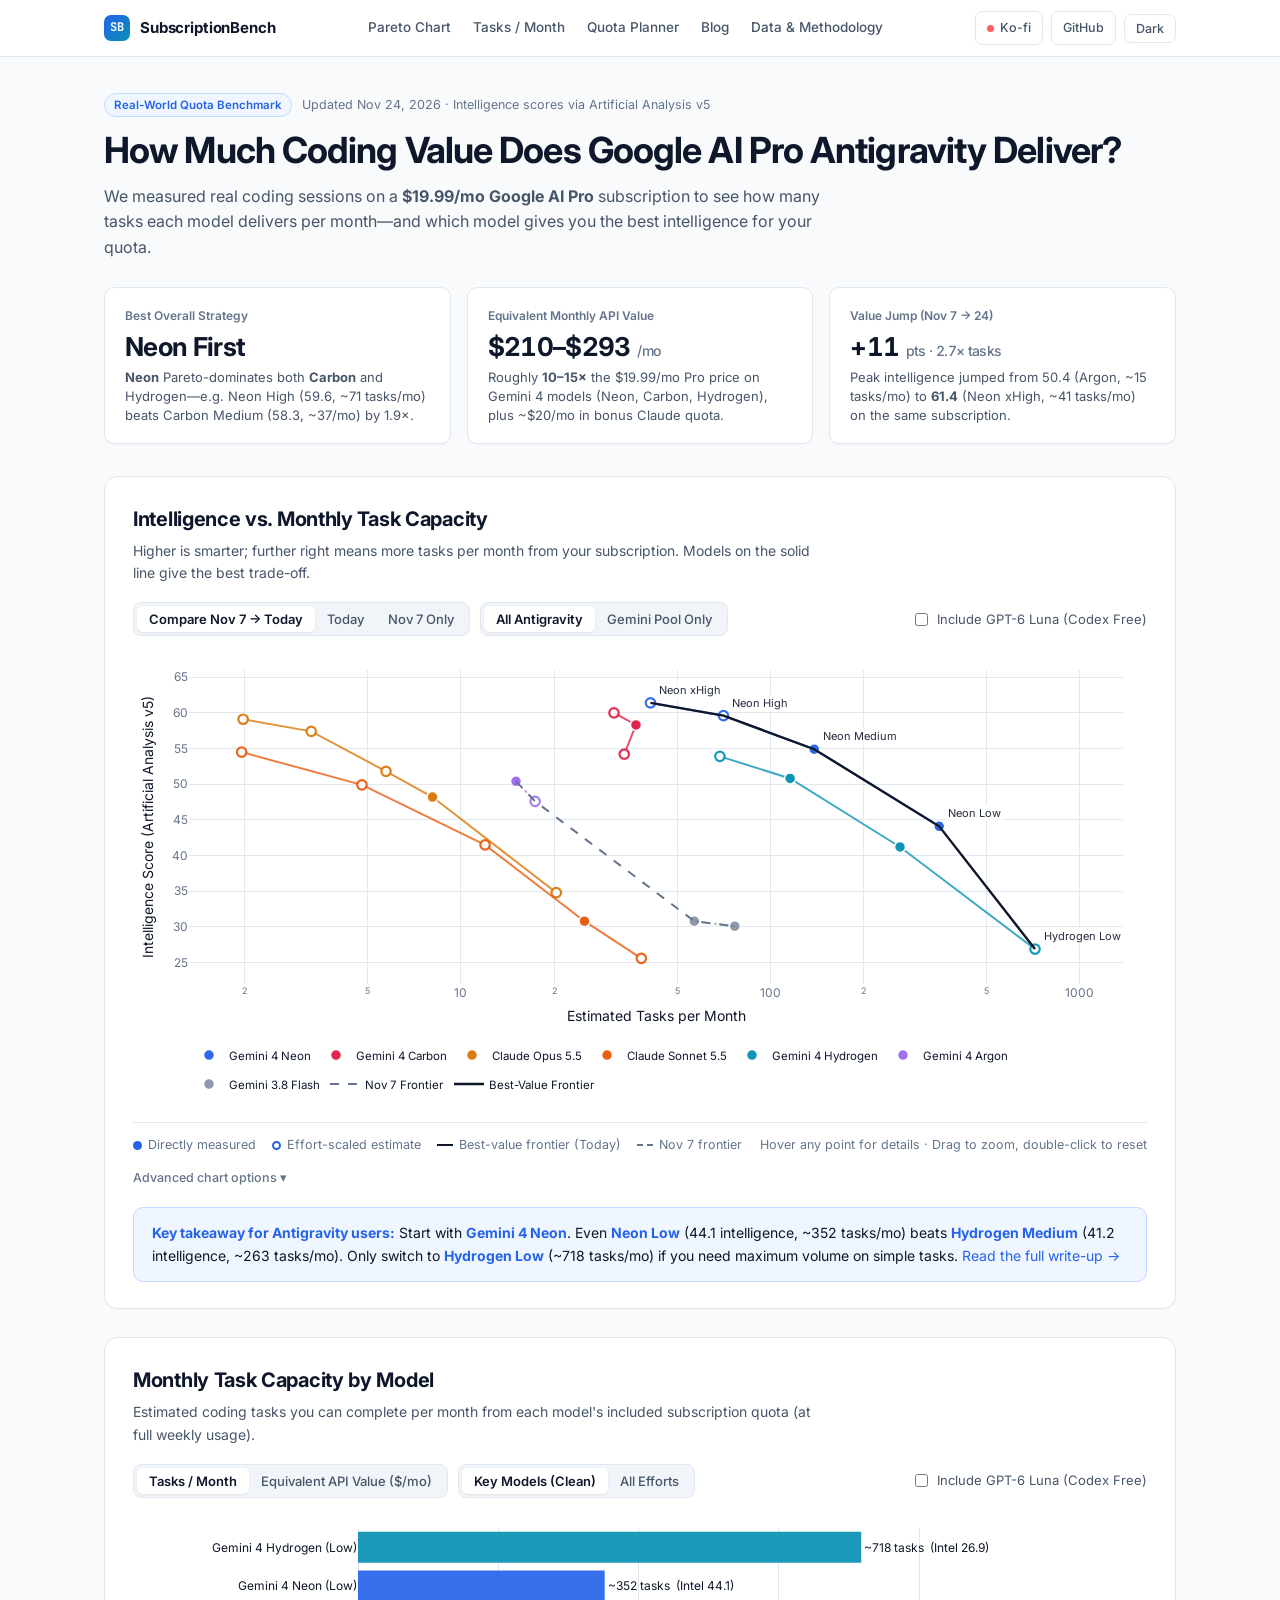
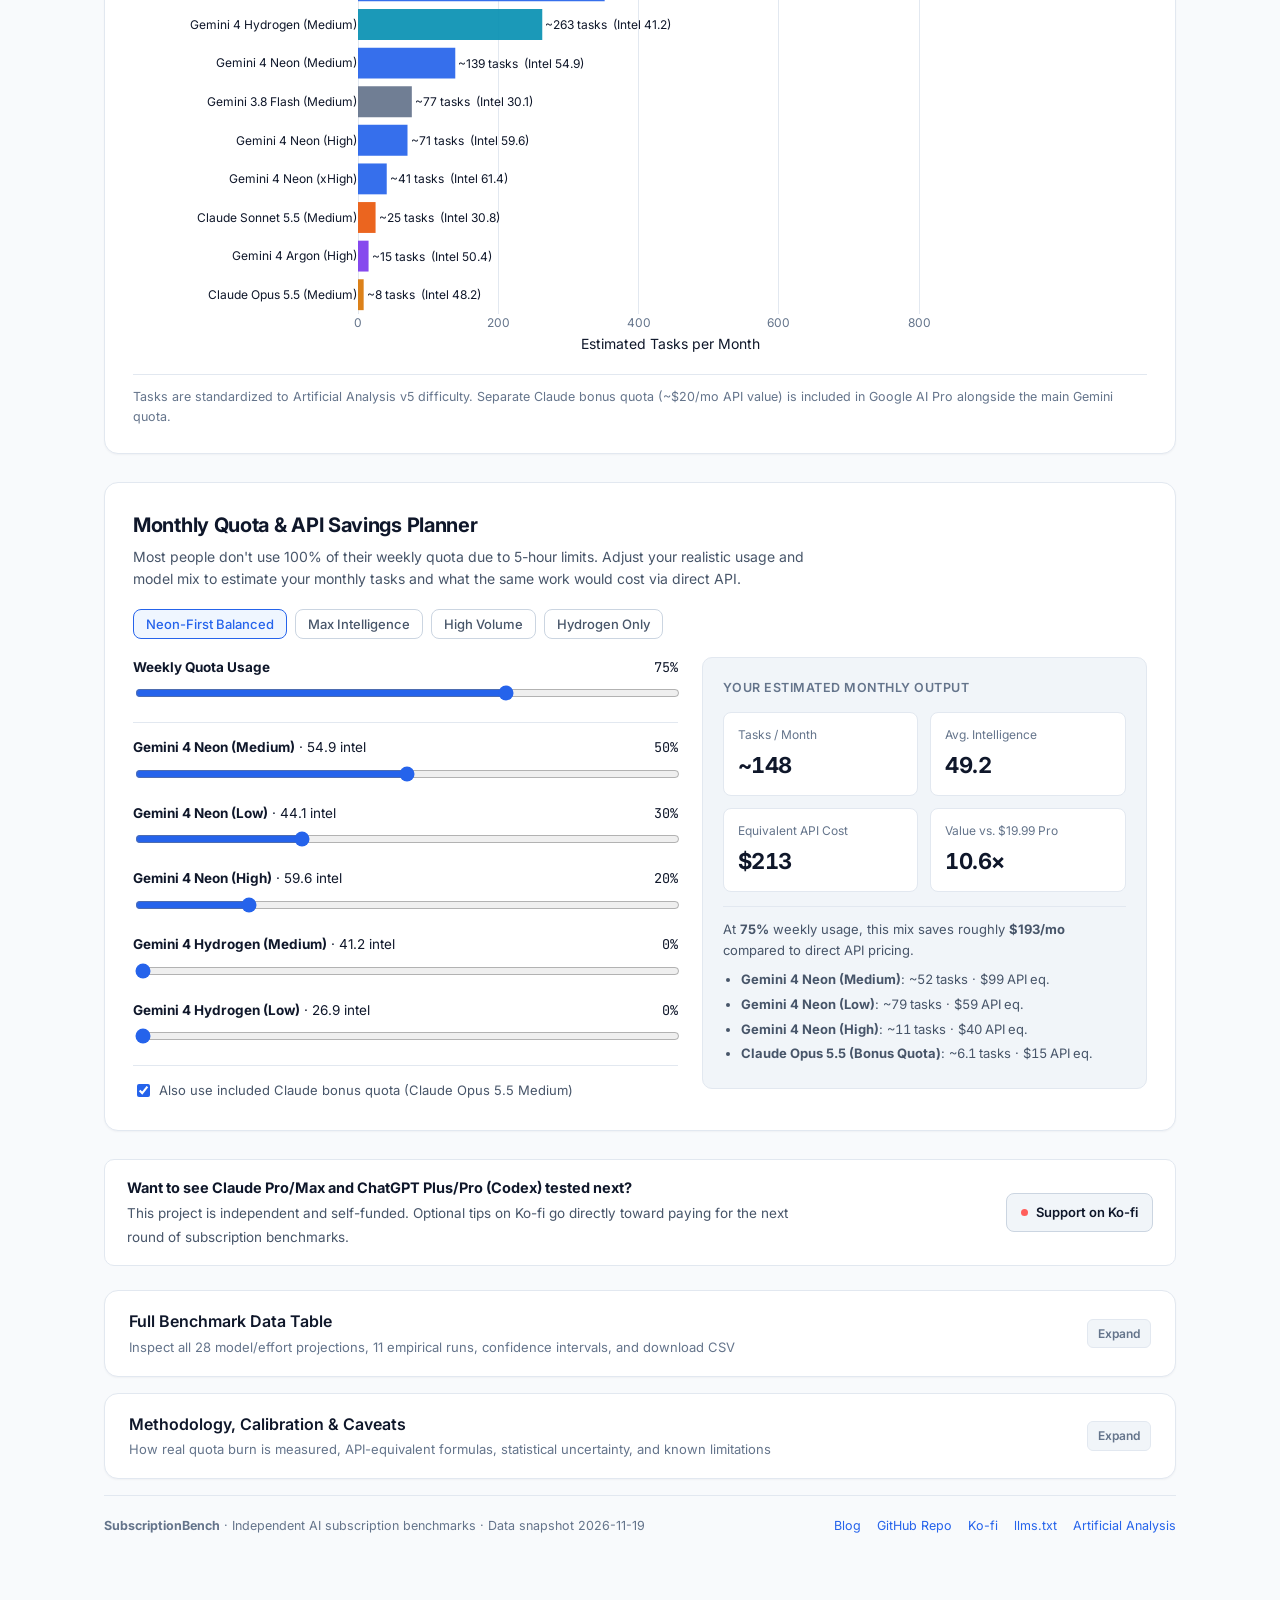
<file: site/index.html>
<!DOCTYPE html>
<html lang="en">
<head>
  <meta charset="UTF-8" />
  <meta name="viewport" content="width=device-width, initial-scale=1.0" />
  <title>SubscriptionBench — Google AI Pro Antigravity Benchmark</title>
  <meta
    name="description"
    content="Real-world monthly task capacity, intelligence, and API-equivalent value for Google AI Pro Antigravity (Gemini 4 Neon, Carbon, Hydrogen, Claude 5.5) and Codex Free."
  />
  <meta property="og:title" content="SubscriptionBench — Antigravity Value &amp; Model Strategy" />
  <meta
    property="og:description"
    content="How Google AI Pro Antigravity value jumped with Gemini 4 Hydrogen &amp; Neon—and why Neon-first gives the best intelligence for your quota."
  />
  <meta property="og:type" content="website" />
  <meta property="og:image" content="https://data-john.github.io/SubscriptionBench/og-image.png" />
  <meta name="twitter:card" content="summary_large_image" />
  <link rel="preconnect" href="https://fonts.googleapis.com" />
  <link rel="preconnect" href="https://fonts.gstatic.com" crossorigin />
  <link
    href="https://fonts.googleapis.com/css2?family=Inter:wght@400;500;600;700&family=JetBrains+Mono:wght@400;500;600;700&display=swap"
    rel="stylesheet"
  />
  <link rel="stylesheet" href="./styles.css" />
  <script src="https://cdn.plot.ly/plotly-2.35.2.min.js" defer></script>
  <script src="./config.js" defer></script>
  <script src="./app.js" defer></script>
  <script data-goatcounter="https://datajohn.goatcounter.com/count" async src="//gc.zgo.at/count.js"></script>
</head>
<body>
  <header class="topbar">
    <div class="topbar-inner">
      <a class="brand" href="#top">
        <span class="brand-mark">SB</span>
        <span>SubscriptionBench</span>
      </a>
      <nav class="nav-links" aria-label="Primary">
        <a href="#pareto">Pareto Chart</a>
        <a href="#monthly-tasks">Tasks / Month</a>
        <a href="#planner">Quota Planner</a>
        <a href="./blog/">Blog</a>
        <a href="#deep-dive">Data &amp; Methodology</a>
      </nav>
      <div class="topbar-actions">
        <a id="nav-kofi" class="btn-subtle" href="https://ko-fi.com/datajohn" target="_blank" rel="noopener noreferrer">
          <span class="kofi-dot" aria-hidden="true"></span>
          <span>Ko-fi</span>
        </a>
        <a id="nav-github" class="btn-subtle" href="https://github.com/data-john/SubscriptionBench" target="_blank" rel="noopener noreferrer">
          GitHub
        </a>
        <button id="theme-toggle" class="btn-subtle" type="button" aria-label="Toggle color theme">
          Dark
        </button>
      </div>
    </div>
  </header>

  <main id="top" class="container">
    <!-- Hero -->
    <section class="hero">
      <div class="hero-eyebrow">
        <span class="pill-tag">Real-World Quota Benchmark</span>
        <span id="meta-snapshot">Updated Nov 24, 2026 · Intelligence scores via Artificial Analysis v5</span>
      </div>
      <h1>How Much Coding Value Does Google AI Pro Antigravity Deliver?</h1>
      <p class="hero-lead">
        We measured real coding sessions on a <strong>$19.99/mo Google AI Pro</strong> subscription to see how many tasks each model delivers per month—and which model gives you the best intelligence for your quota.
      </p>

      <!-- 3 Clean Headline Stats -->
      <div class="kpi-grid">
        <div class="kpi-card">
          <div class="kpi-label">Best Overall Strategy</div>
          <div class="kpi-value">Neon First</div>
          <div class="kpi-sub">
            <strong>Neon</strong> Pareto-dominates both <strong>Carbon</strong> and Hydrogen—e.g. Neon High (59.6, ~71 tasks/mo) beats Carbon Medium (58.3, ~37/mo) by 1.9×.
          </div>
        </div>
        <div class="kpi-card">
          <div class="kpi-label">Equivalent Monthly API Value</div>
          <div class="kpi-value tabular">$210–$293 <span class="kpi-unit">/mo</span></div>
          <div class="kpi-sub">
            Roughly <strong>10–15×</strong> the $19.99/mo Pro price on Gemini 4 models (Neon, Carbon, Hydrogen), plus ~$20/mo in bonus Claude quota.
          </div>
        </div>
        <div class="kpi-card">
          <div class="kpi-label">Value Jump (Nov 7 → 24)</div>
          <div class="kpi-value tabular">+11 <span class="kpi-unit">pts · 2.7× tasks</span></div>
          <div class="kpi-sub">
            Peak intelligence jumped from 50.4 (Argon, ~15 tasks/mo) to <strong>61.4</strong> (Neon xHigh, ~41 tasks/mo) on the same subscription.
          </div>
        </div>
      </div>
    </section>

    <!-- Chart 1: Interactive Pareto Frontier -->
    <section id="pareto" class="section-card">
      <div class="section-header">
        <div>
          <h2 class="section-title">Intelligence vs. Monthly Task Capacity</h2>
          <p class="section-desc">
            Higher is smarter; further right means more tasks per month from your subscription. Models on the solid line give the best trade-off.
          </p>
        </div>
      </div>

      <div class="controls-row">
        <div class="control-group">
          <div class="segmented" id="era-toggle" role="group" aria-label="Timeframe">
            <button type="button" data-value="compare" class="active">Compare Nov 7 → Today</button>
            <button type="button" data-value="current">Today</button>
            <button type="button" data-value="nov7">Nov 7 Only</button>
          </div>

          <div class="segmented" id="scope-toggle" role="group" aria-label="Antigravity pool filter">
            <button type="button" data-value="pro" class="active">All Antigravity</button>
            <button type="button" data-value="gemini">Gemini Pool Only</button>
          </div>
        </div>

        <label class="check-toggle">
          <input type="checkbox" id="toggle-codex-free" />
          Include GPT-6 Luna (Codex Free)
        </label>
      </div>

      <div id="pareto-chart" class="plot-wrap" aria-label="Intelligence vs Monthly Task Capacity Chart"></div>

      <div class="chart-footnote">
        <div class="legend-inline">
          <span class="legend-item"><span class="dot-solid"></span> Directly measured</span>
          <span class="legend-item"><span class="dot-hollow"></span> Effort-scaled estimate</span>
          <span class="legend-item"><span class="line-pareto"></span> Best-value frontier (Today)</span>
          <span class="legend-item"><span class="line-pareto-dashed"></span> Nov 7 frontier</span>
        </div>
        <span>Hover any point for details · Drag to zoom, double-click to reset</span>
      </div>

      <details class="advanced-disclosure">
        <summary>Advanced chart options ▾</summary>
        <div class="advanced-panel">
          <div class="control-group">
            <div class="segmented" id="metric-toggle" role="group" aria-label="Projection method">
              <button type="button" data-value="primary" class="active">Real Sessions (Default)</button>
              <button type="button" data-value="token">Theoretical Token-Only</button>
            </div>
          </div>
          <div class="control-group">
            <div class="segmented" id="scale-toggle" role="group" aria-label="X-axis scale">
              <button type="button" data-value="log" class="active">Log Scale</button>
              <button type="button" data-value="linear">Linear Scale</button>
            </div>
          </div>
          <label class="check-toggle"><input type="checkbox" id="toggle-curves" checked /> Connect effort levels</label>
          <label class="check-toggle"><input type="checkbox" id="toggle-ci" /> Show 95% confidence intervals</label>
        </div>
      </details>

      <div class="takeaway-strip">
        <strong>Key takeaway for Antigravity users:</strong> Start with <strong>Gemini 4 Neon</strong>. Even <strong>Neon Low</strong> (44.1 intelligence, ~352 tasks/mo) beats <strong>Hydrogen Medium</strong> (41.2 intelligence, ~263 tasks/mo). Only switch to <strong>Hydrogen Low</strong> (~718 tasks/mo) if you need maximum volume on simple tasks. <a href="./blog/neon-vs-hydrogen-antigravity.html">Read the full write-up →</a>
      </div>
    </section>

    <!-- Chart 2: Clean Interactive Bar Chart — Tasks per Month / Equivalent API Value -->
    <section id="monthly-tasks" class="section-card">
      <div class="section-header">
        <div>
          <h2 class="section-title" id="bar-title">Monthly Task Capacity by Model</h2>
          <p class="section-desc" id="bar-desc">
            Estimated coding tasks you can complete per month from each model's included subscription quota (at full weekly usage).
          </p>
        </div>
      </div>

      <div class="controls-row">
        <div class="control-group">
          <div class="segmented" id="bar-metric-toggle" role="group" aria-label="Bar chart metric">
            <button type="button" data-value="tasks" class="active">Tasks / Month</button>
            <button type="button" data-value="api">Equivalent API Value ($/mo)</button>
          </div>

          <div class="segmented" id="bar-filter-toggle" role="group" aria-label="Model filter">
            <button type="button" data-value="defaults" class="active">Key Models (Clean)</button>
            <button type="button" data-value="all">All Efforts</button>
          </div>
        </div>

        <label class="check-toggle">
          <input type="checkbox" id="toggle-codex-free-bar" />
          Include GPT-6 Luna (Codex Free)
        </label>
      </div>

      <div id="bar-chart" class="plot-wrap-bar" aria-label="Monthly Tasks and API Value Bar Chart"></div>

      <div class="chart-footnote">
        <span id="bar-footnote-text">Tasks are standardized to Artificial Analysis v5 difficulty. Separate Claude bonus quota (~$20/mo API value) is included in Google AI Pro alongside the main Gemini quota.</span>
      </div>
    </section>

    <!-- Section 3: Interactive Monthly Quota Planner -->
    <section id="planner" class="section-card">
      <div class="section-header">
        <div>
          <h2 class="section-title">Monthly Quota &amp; API Savings Planner</h2>
          <p class="section-desc">
            Most people don't use 100% of their weekly quota due to 5-hour limits. Adjust your realistic usage and model mix to estimate your monthly tasks and what the same work would cost via direct API.
          </p>
        </div>
      </div>

      <div class="preset-row" id="planner-presets">
        <button type="button" class="preset-btn active" data-preset="neon-balanced">Neon-First Balanced</button>
        <button type="button" class="preset-btn" data-preset="neon-frontier">Max Intelligence</button>
        <button type="button" class="preset-btn" data-preset="high-volume">High Volume</button>
        <button type="button" class="preset-btn" data-preset="hydrogen-only">Hydrogen Only</button>
      </div>

      <div class="planner-grid">
        <div>
          <div class="slider-row">
            <div class="slider-head">
              <strong>Weekly Quota Usage</strong>
              <span class="mono tabular" id="val-util">75%</span>
            </div>
            <input type="range" id="sl-util" min="20" max="100" step="5" value="75" />
          </div>

          <hr class="planner-divider" />

          <div class="slider-row">
            <div class="slider-head">
              <span><strong>Gemini 4 Neon (Medium)</strong> · 54.9 intel</span>
              <span class="mono tabular" id="val-neon-med">50%</span>
            </div>
            <input type="range" id="sl-neon-med" min="0" max="100" step="5" value="50" />
          </div>

          <div class="slider-row">
            <div class="slider-head">
              <span><strong>Gemini 4 Neon (Low)</strong> · 44.1 intel</span>
              <span class="mono tabular" id="val-neon-low">30%</span>
            </div>
            <input type="range" id="sl-neon-low" min="0" max="100" step="5" value="30" />
          </div>

          <div class="slider-row">
            <div class="slider-head">
              <span><strong>Gemini 4 Neon (High)</strong> · 59.6 intel</span>
              <span class="mono tabular" id="val-neon-high">20%</span>
            </div>
            <input type="range" id="sl-neon-high" min="0" max="100" step="5" value="20" />
          </div>

          <div class="slider-row">
            <div class="slider-head">
              <span><strong>Gemini 4 Hydrogen (Medium)</strong> · 41.2 intel</span>
              <span class="mono tabular" id="val-hydro-med">0%</span>
            </div>
            <input type="range" id="sl-hydro-med" min="0" max="100" step="5" value="0" />
          </div>

          <div class="slider-row">
            <div class="slider-head">
              <span><strong>Gemini 4 Hydrogen (Low)</strong> · 26.9 intel</span>
              <span class="mono tabular" id="val-hydro-low">0%</span>
            </div>
            <input type="range" id="sl-hydro-low" min="0" max="100" step="5" value="0" />
          </div>

          <hr class="planner-divider" />

          <label class="check-toggle">
            <input type="checkbox" id="chk-include-3p" checked />
            Also use included Claude bonus quota (Claude Opus 5.5 Medium)
          </label>
        </div>

        <div class="planner-results">
          <h3>Your Estimated Monthly Output</h3>
          <div class="planner-stat-grid">
            <div class="planner-stat">
              <div class="planner-stat-label">Tasks / Month</div>
              <div class="planner-stat-val tabular" id="res-tasks">—</div>
            </div>
            <div class="planner-stat">
              <div class="planner-stat-label">Avg. Intelligence</div>
              <div class="planner-stat-val tabular" id="res-intel">—</div>
            </div>
            <div class="planner-stat">
              <div class="planner-stat-label">Equivalent API Cost</div>
              <div class="planner-stat-val tabular" id="res-api-usd">—</div>
            </div>
            <div class="planner-stat">
              <div class="planner-stat-label">Value vs. $19.99 Pro</div>
              <div class="planner-stat-val tabular" id="res-mult">—</div>
            </div>
          </div>
          <div class="planner-breakdown" id="res-breakdown"></div>
        </div>
      </div>
    </section>

    <!-- Subtle Ko-fi Support Strip -->
    <section class="support-strip" aria-label="Support future benchmarks">
      <div class="support-copy">
        <strong>Want to see Claude Pro/Max and ChatGPT Plus/Pro (Codex) tested next?</strong>
        <span>
          This project is independent and self-funded. Optional tips on Ko-fi go directly toward paying for the next round of subscription benchmarks.
        </span>
      </div>
      <a id="banner-kofi" class="btn-kofi" href="https://ko-fi.com/datajohn" target="_blank" rel="noopener noreferrer">
        <span class="kofi-dot" aria-hidden="true"></span>
        <span>Support on Ko-fi</span>
      </a>
    </section>

    <!-- Collapsible Deep-Dive Drawers (Hidden until clicked) -->
    <div id="deep-dive">
      <details class="drawer" id="drawer-table">
        <summary>
          <div>
            <div class="drawer-title">Full Benchmark Data Table</div>
            <div class="drawer-sub">Inspect all 28 model/effort projections, 11 empirical runs, confidence intervals, and download CSV</div>
          </div>
          <span class="drawer-chevron"></span>
        </summary>
        <div class="drawer-body">
          <div class="table-controls">
            <div class="control-group">
              <div class="segmented" id="table-view-toggle" role="group" aria-label="Table view">
                <button type="button" data-value="projections" class="active">All Models &amp; Efforts (28)</button>
                <button type="button" data-value="measured">Directly Measured Runs (11)</button>
              </div>
              <input
                type="search"
                id="table-search"
                class="search-input"
                placeholder="Filter model or plan…"
                aria-label="Filter table rows"
              />
            </div>
            <button type="button" id="btn-download-csv" class="btn-subtle">Download CSV</button>
          </div>
          <div class="table-scroll">
            <table class="data-table" id="benchmark-table">
              <thead></thead>
              <tbody></tbody>
            </table>
          </div>
        </div>
      </details>

      <details class="drawer" id="drawer-methodology">
        <summary>
          <div>
            <div class="drawer-title">Methodology, Calibration &amp; Caveats</div>
            <div class="drawer-sub">How real quota burn is measured, API-equivalent formulas, statistical uncertainty, and known limitations</div>
          </div>
          <span class="drawer-chevron"></span>
        </summary>
        <div class="drawer-body">
          <div class="method-grid">
            <div class="method-block">
              <h3>1. How We Measure Monthly Capacity</h3>
              <p>
                We run autonomous multi-turn coding tasks inside isolated containers using the actual Antigravity and Codex harnesses, recording exact token usage and net quota burn. Because task difficulty cancels out of the API-cost-to-quota-burn ratio, we scale each pool's implied monthly API value onto Artificial Analysis Intelligence Index v5 tasks.
              </p>
              <code class="formula">Implied Pool $/mo = (API Cost ÷ Quota Burn Fraction) × 4.33</code>
              <code class="formula">Tasks / Month = Implied Pool $/mo ÷ AA Cost per Task</code>
            </div>

            <div class="method-block">
              <h3>2. Real Sessions vs. Theoretical Token-Only</h3>
              <p>
                We also run 3 synthetic probes (input-heavy, output-heavy, cache-heavy) per model to fit per-token quota weights. On Gemini 4 Neon, real multi-turn Antigravity sessions burn ~15–35% more quota than synthetic weights alone predict—so we default to the real-session numbers as the realistic user experience.
              </p>
              <code class="formula">Token-Weighted Tasks/mo = (100 × 4.33) ÷ (w_in·T_unc + w_cache·T_cache + w_out·T_out)</code>
            </div>

            <div class="method-block">
              <h3>3. Effort Scaling &amp; Confidence Intervals</h3>
              <ul>
                <li><strong>Measured vs. Scaled:</strong> Solid dots are directly measured runs; hollow dots are scaled from each family's measured anchor using Artificial Analysis per-effort cost ratios.</li>
                <li><strong>Uncertainty:</strong> 95% confidence intervals use leave-one-out Student-t jackknife on continuous quota meters and exact ±1% quantization bounds on Codex Free.</li>
              </ul>
            </div>

            <div class="method-block">
              <h3>4. Important Caveats</h3>
              <ul>
                <li><strong>Full Weekly Usage:</strong> Chart baselines assume 100% weekly quota utilization without 5-hour cap waste. Use the Quota Planner above to model realistic 50–80% usage.</li>
                <li><strong>Claude Cache Writes:</strong> Antigravity does not separate cache-write tokens from uncached input (~10–13% upper-bound shift on Claude models where cache write = 1.25× input).</li>
                <li><strong>Open Source:</strong> All experiment manifests, calibration scripts, and raw CSVs are available in the <a id="method-github" href="https://github.com/data-john/SubscriptionBench" target="_blank" rel="noopener noreferrer">GitHub repository</a>.</li>
              </ul>
            </div>
          </div>
        </div>
      </details>
    </div>

    <footer class="footer">
      <div>
        <strong>SubscriptionBench</strong> · Independent AI subscription benchmarks · Data snapshot <span id="footer-date">2026-11-19</span>
      </div>
      <div class="footer-links">
        <a href="./blog/">Blog</a>
        <a id="footer-github" href="https://github.com/data-john/SubscriptionBench" target="_blank" rel="noopener noreferrer">GitHub Repo</a>
        <a id="footer-kofi" href="https://ko-fi.com/datajohn" target="_blank" rel="noopener noreferrer">Ko-fi</a>
        <a href="./llms.txt">llms.txt</a>
        <a href="https://artificialanalysis.ai" target="_blank" rel="noopener noreferrer">Artificial Analysis</a>
      </div>
    </footer>
  </main>
</body>
</html>
</file>
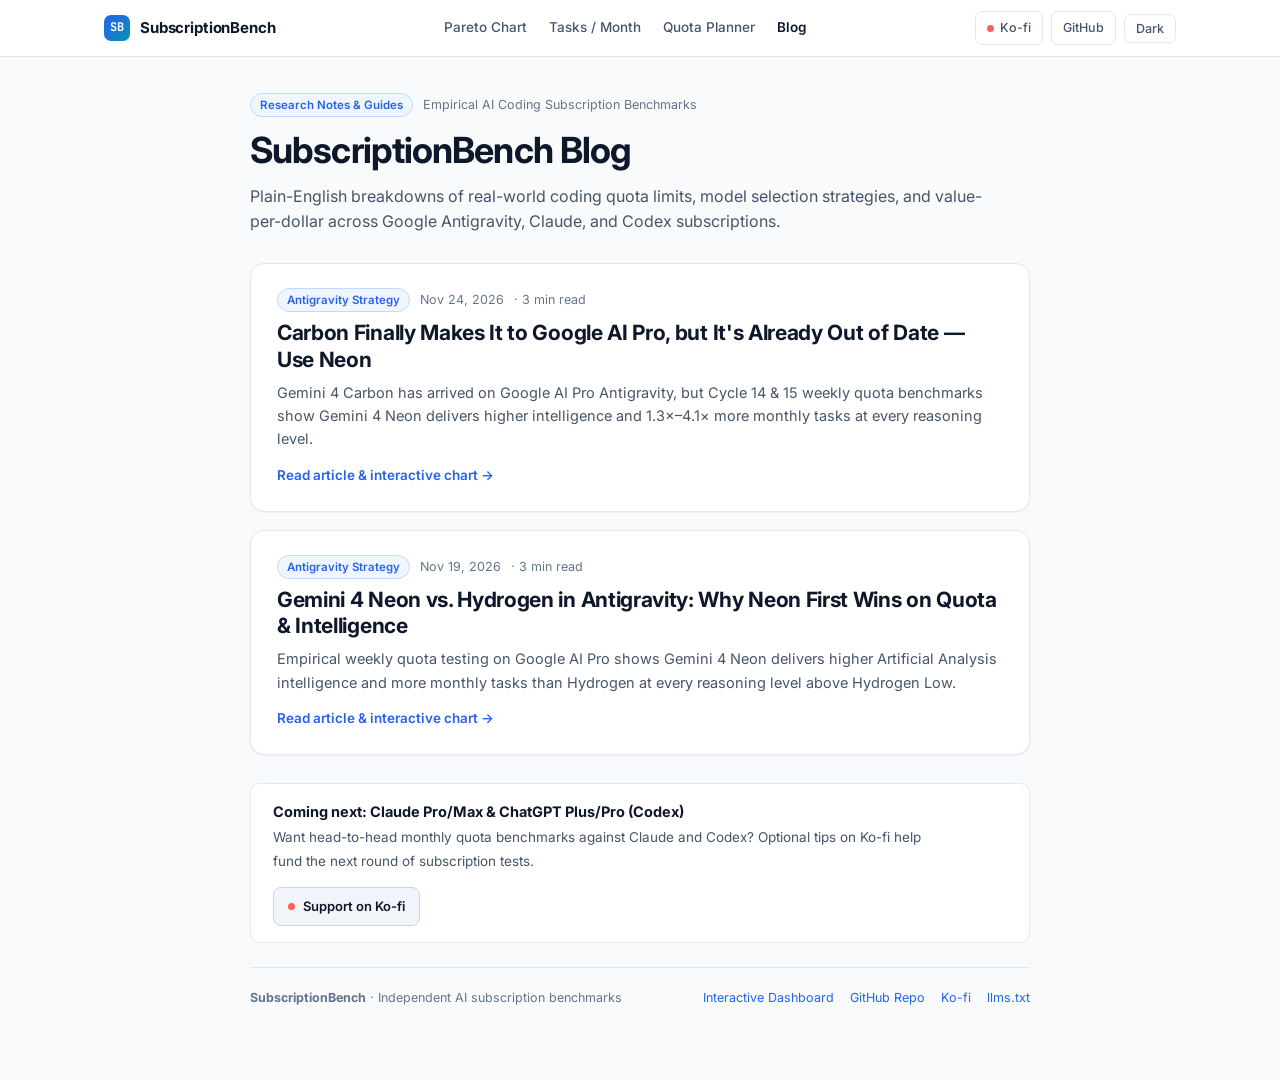
<file: site/blog/index.html>
<!DOCTYPE html>
<html lang="en">
<head>
  <meta charset="UTF-8" />
  <meta name="viewport" content="width=device-width, initial-scale=1.0" />
  <title>Blog — SubscriptionBench | Antigravity, Gemini 4 &amp; AI Coding Subscription Analysis</title>
  <meta
    name="description"
    content="Empirical write-ups on AI coding subscriptions: Gemini 4 Neon vs Hydrogen in Google Antigravity, real weekly quota limits, and value-per-dollar comparisons."
  />
  <link rel="canonical" href="https://data-john.github.io/SubscriptionBench/blog/" />
  <link rel="preconnect" href="https://fonts.googleapis.com" />
  <link rel="preconnect" href="https://fonts.gstatic.com" crossorigin />
  <link
    href="https://fonts.googleapis.com/css2?family=Inter:wght@400;500;600;700&family=JetBrains+Mono:wght@400;500;600;700&display=swap"
    rel="stylesheet"
  />
  <link rel="stylesheet" href="../styles.css" />
  <script src="../config.js" defer></script>
  <script data-goatcounter="https://datajohn.goatcounter.com/count" async src="//gc.zgo.at/count.js"></script>
</head>
<body>
  <header class="topbar">
    <div class="topbar-inner">
      <a class="brand" href="../">
        <span class="brand-mark">SB</span>
        <span>SubscriptionBench</span>
      </a>
      <nav class="nav-links" aria-label="Primary">
        <a href="../#pareto">Pareto Chart</a>
        <a href="../#monthly-tasks">Tasks / Month</a>
        <a href="../#planner">Quota Planner</a>
        <a href="./" style="color: var(--text); font-weight: 600;">Blog</a>
      </nav>
      <div class="topbar-actions">
        <a class="btn-subtle" href="https://ko-fi.com/datajohn" target="_blank" rel="noopener noreferrer">
          <span class="kofi-dot" aria-hidden="true"></span>
          <span>Ko-fi</span>
        </a>
        <a class="btn-subtle" href="https://github.com/data-john/SubscriptionBench" target="_blank" rel="noopener noreferrer">
          GitHub
        </a>
        <button id="theme-toggle" class="btn-subtle" type="button" aria-label="Toggle color theme">
          Dark
        </button>
      </div>
    </div>
  </header>

  <main class="container">
    <div class="article-wrap">
      <section class="hero">
        <div class="hero-eyebrow">
          <span class="pill-tag">Research Notes &amp; Guides</span>
          <span>Empirical AI Coding Subscription Benchmarks</span>
        </div>
        <h1>SubscriptionBench Blog</h1>
        <p class="hero-lead">
          Plain-English breakdowns of real-world coding quota limits, model selection strategies, and value-per-dollar across Google Antigravity, Claude, and Codex subscriptions.
        </p>
      </section>

      <div class="blog-list">
        <a class="post-card" href="./carbon-antigravity-use-neon.html">
          <div class="post-meta">
            <span class="pill-tag">Antigravity Strategy</span>
            <time datetime="2026-11-24">Nov 24, 2026</time>
            <span>· 3 min read</span>
          </div>
          <h2>Carbon Finally Makes It to Google AI Pro, but It's Already Out of Date — Use Neon</h2>
          <p>
            Gemini 4 Carbon has arrived on Google AI Pro Antigravity, but Cycle 14 &amp; 15 weekly quota benchmarks show Gemini 4 Neon delivers higher intelligence and 1.3×–4.1× more monthly tasks at every reasoning level.
          </p>
          <span class="post-readmore">Read article &amp; interactive chart →</span>
        </a>

        <a class="post-card" href="./neon-vs-hydrogen-antigravity.html">
          <div class="post-meta">
            <span class="pill-tag">Antigravity Strategy</span>
            <time datetime="2026-11-19">Nov 19, 2026</time>
            <span>· 3 min read</span>
          </div>
          <h2>Gemini 4 Neon vs. Hydrogen in Antigravity: Why Neon First Wins on Quota &amp; Intelligence</h2>
          <p>
            Empirical weekly quota testing on Google AI Pro shows Gemini 4 Neon delivers higher Artificial Analysis intelligence and more monthly tasks than Hydrogen at every reasoning level above Hydrogen Low.
          </p>
          <span class="post-readmore">Read article &amp; interactive chart →</span>
        </a>
      </div>

      <section class="support-strip" aria-label="Support future benchmarks">
        <div class="support-copy">
          <strong>Coming next: Claude Pro/Max &amp; ChatGPT Plus/Pro (Codex)</strong>
          <span>
            Want head-to-head monthly quota benchmarks against Claude and Codex? Optional tips on Ko-fi help fund the next round of subscription tests.
          </span>
        </div>
        <a class="btn-kofi" href="https://ko-fi.com/datajohn" target="_blank" rel="noopener noreferrer">
          <span class="kofi-dot" aria-hidden="true"></span>
          <span>Support on Ko-fi</span>
        </a>
      </section>

      <footer class="footer">
        <div><strong>SubscriptionBench</strong> · Independent AI subscription benchmarks</div>
        <div class="footer-links">
          <a href="../">Interactive Dashboard</a>
          <a href="https://github.com/data-john/SubscriptionBench" target="_blank" rel="noopener noreferrer">GitHub Repo</a>
          <a href="https://ko-fi.com/datajohn" target="_blank" rel="noopener noreferrer">Ko-fi</a>
          <a href="../llms.txt">llms.txt</a>
        </div>
      </footer>
    </div>
  </main>

  <script>
    (function () {
      const saved = localStorage.getItem("subbench-theme") || "light";
      const btn = document.getElementById("theme-toggle");
      function apply(t) {
        document.documentElement.setAttribute("data-theme", t);
        localStorage.setItem("subbench-theme", t);
        if (btn) btn.textContent = t === "dark" ? "Light" : "Dark";
      }
      apply(saved);
      if (btn) btn.addEventListener("click", () => apply(document.documentElement.getAttribute("data-theme") === "dark" ? "light" : "dark"));
    })();
  </script>
</body>
</html>
</file>
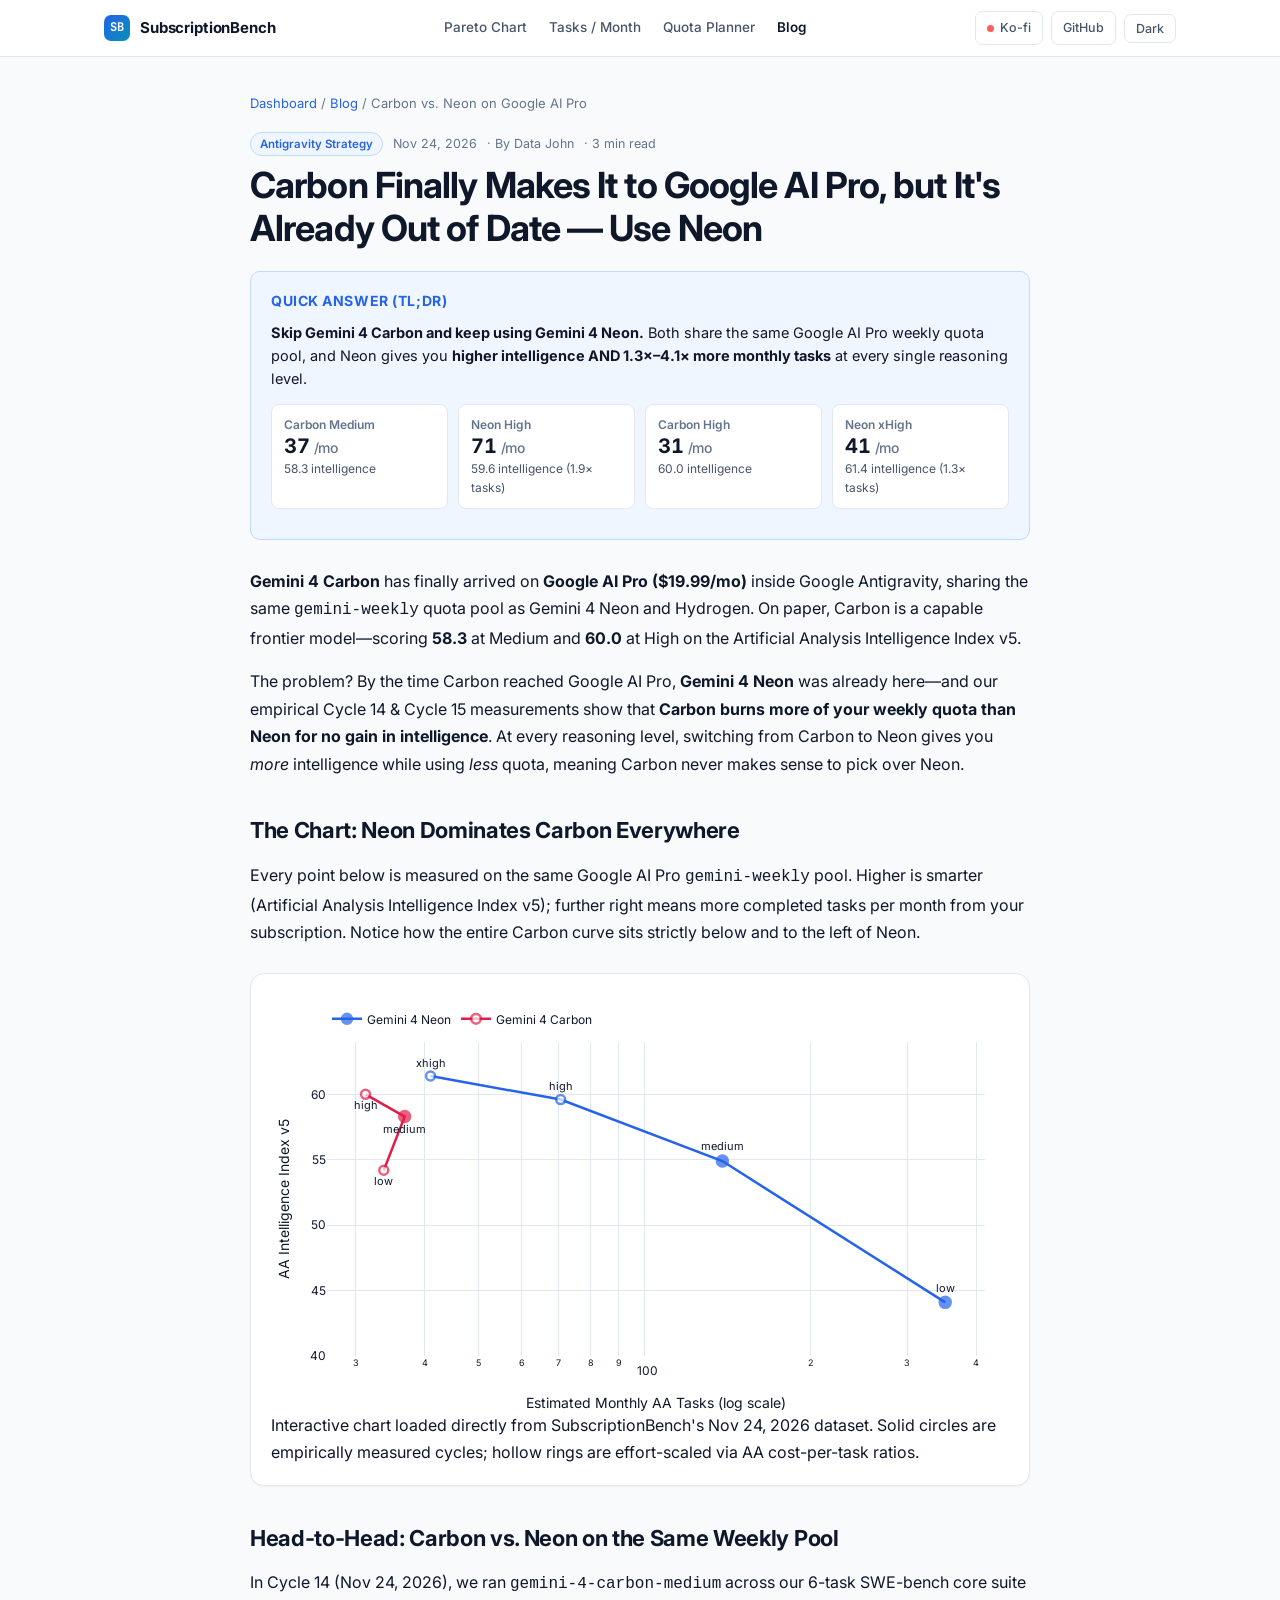
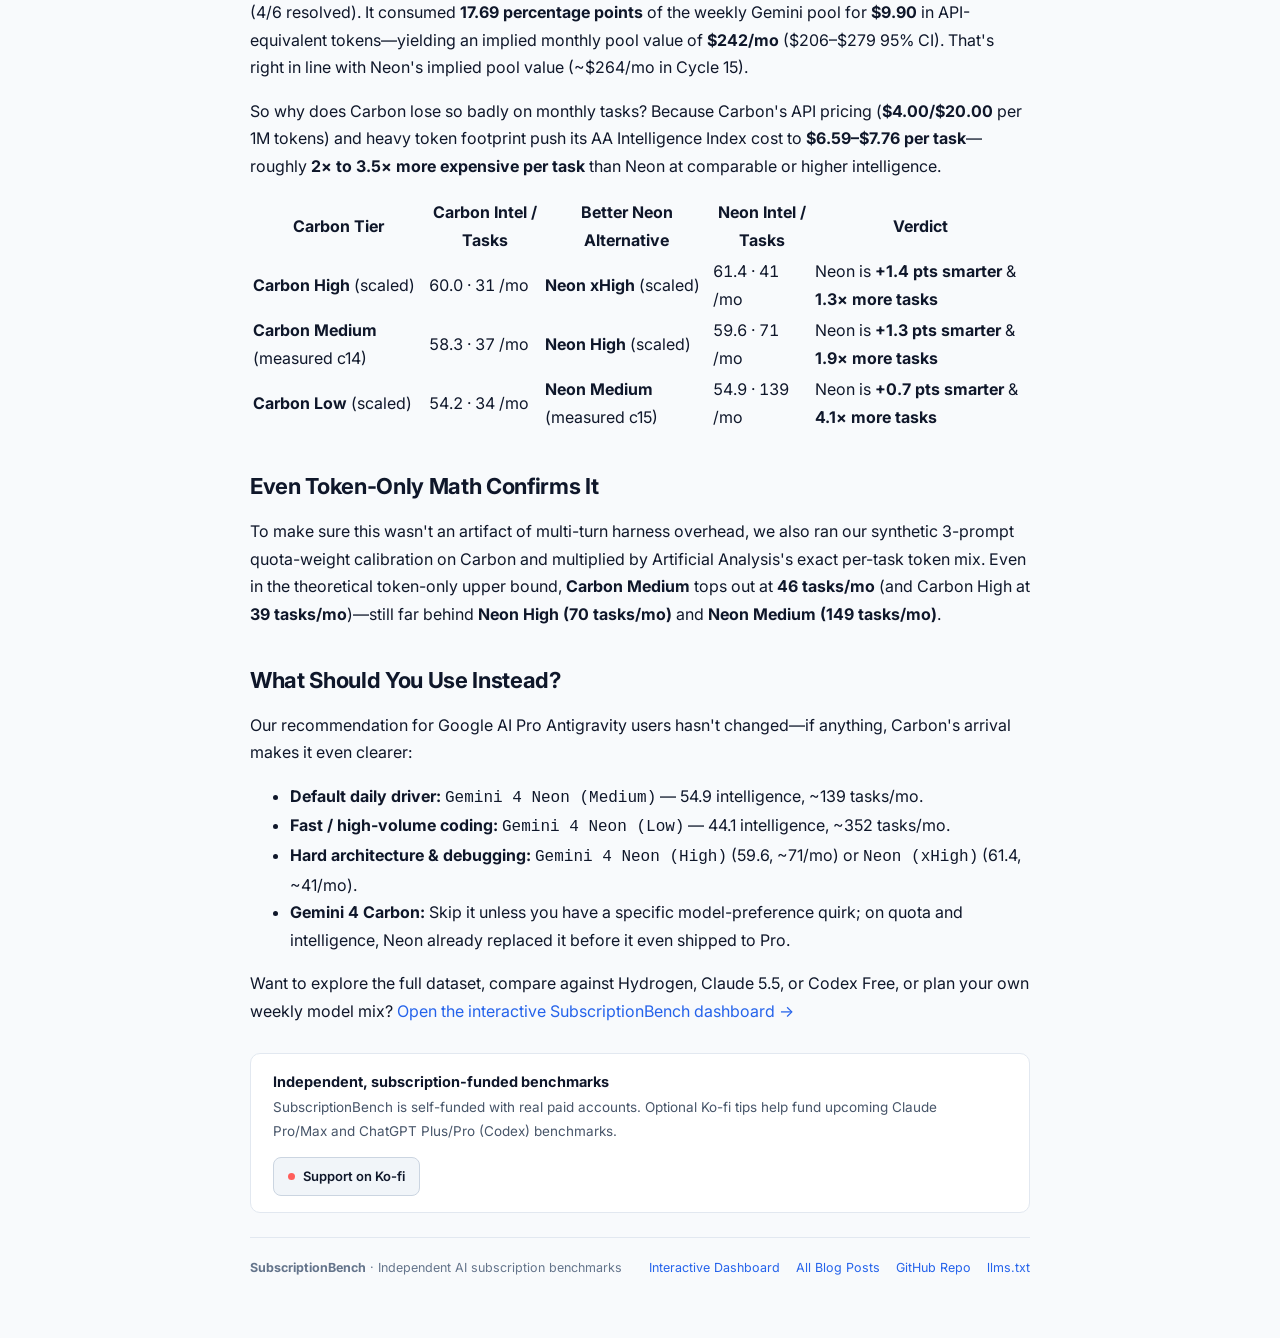
<file: site/blog/carbon-antigravity-use-neon.html>
<!DOCTYPE html>
<html lang="en">
<head>
  <meta charset="UTF-8" />
  <meta name="viewport" content="width=device-width, initial-scale=1.0" />
  <title>Carbon Finally Makes It to Google AI Pro, but It's Already Out of Date — Use Neon | SubscriptionBench</title>
  <meta
    name="description"
    content="Gemini 4 Carbon finally landed on Google AI Pro Antigravity, but empirical weekly quota testing shows Gemini 4 Neon beats Carbon on both intelligence and monthly tasks at every reasoning level."
  />
  <link rel="canonical" href="https://data-john.github.io/SubscriptionBench/blog/carbon-antigravity-use-neon.html" />
  <meta property="og:type" content="article" />
  <meta property="og:image" content="https://data-john.github.io/SubscriptionBench/og-image.png" />
  <meta name="twitter:card" content="summary_large_image" />
  <meta property="og:title" content="Carbon Finally Makes It to Google AI Pro, but It's Already Out of Date — Use Neon" />
  <meta
    property="og:description"
    content="Empirical weekly quota testing on Google AI Pro shows Gemini 4 Neon delivers higher intelligence and 1.3x–4.1x more monthly tasks than Gemini 4 Carbon at every reasoning level."
  />
  <link rel="preconnect" href="https://fonts.googleapis.com" />
  <link rel="preconnect" href="https://fonts.gstatic.com" crossorigin />
  <link
    href="https://fonts.googleapis.com/css2?family=Inter:wght@400;500;600;700&family=JetBrains+Mono:wght@400;500;600;700&display=swap"
    rel="stylesheet"
  />
  <link rel="stylesheet" href="../styles.css" />
  <script src="https://cdn.plot.ly/plotly-2.35.2.min.js" defer></script>
  <script data-goatcounter="https://datajohn.goatcounter.com/count" async src="//gc.zgo.at/count.js"></script>

  <!-- Structured Data for Search Engines & AI Assistants -->
  <script type="application/ld+json">
  {
    "@context": "https://schema.org",
    "@graph": [
      {
        "@type": "Article",
        "headline": "Carbon Finally Makes It to Google AI Pro, but It's Already Out of Date — Use Neon",
        "description": "Empirical weekly quota benchmark comparing Gemini 4 Carbon and Gemini 4 Neon in Google Antigravity on a Google AI Pro ($19.99/mo) subscription.",
        "datePublished": "2026-11-24",
        "dateModified": "2026-11-24",
        "author": {
          "@type": "Person",
          "name": "Data John",
          "url": "https://ko-fi.com/datajohn"
        },
        "mainEntityOfPage": "https://data-john.github.io/SubscriptionBench/blog/carbon-antigravity-use-neon.html"
      },
      {
        "@type": "FAQPage",
        "mainEntity": [
          {
            "@type": "Question",
            "name": "Should I use Gemini 4 Carbon or Gemini 4 Neon on Google AI Pro Antigravity?",
            "acceptedAnswer": {
              "@type": "Answer",
              "text": "Use Gemini 4 Neon. Both models share the same gemini-weekly quota pool on Google AI Pro ($19.99/mo), but Neon Pareto-dominates Carbon at every reasoning level: Neon xHigh (61.4 intelligence, ~41 tasks/mo) beats Carbon High (60.0 intelligence, ~31 tasks/mo), Neon High (59.6 intelligence, ~71 tasks/mo) beats Carbon Medium (58.3 intelligence, ~37 tasks/mo), and Neon Medium (54.9 intelligence, ~139 tasks/mo) beats Carbon Low (54.2 intelligence, ~34 tasks/mo)."
            }
          },
          {
            "@type": "Question",
            "name": "How many tasks per month does Gemini 4 Carbon deliver on Google AI Pro?",
            "acceptedAnswer": {
              "@type": "Answer",
              "text": "In Cycle 14 empirical multi-turn testing on Google AI Pro, Gemini 4 Carbon Medium burned 17.69 percentage points of weekly quota across 6 SWE-bench tasks ($9.90 API value), projecting roughly $242/month in implied API value (~37 AA tasks/month at Medium [58.3 intelligence], ~31 tasks/month at High [60.0], and ~34 tasks/month at Low [54.2])."
            }
          }
        ]
      }
    ]
  }
  </script>
</head>
<body>
  <header class="topbar">
    <div class="topbar-inner">
      <a class="brand" href="../">
        <span class="brand-mark">SB</span>
        <span>SubscriptionBench</span>
      </a>
      <nav class="nav-links" aria-label="Primary">
        <a href="../#pareto">Pareto Chart</a>
        <a href="../#monthly-tasks">Tasks / Month</a>
        <a href="../#planner">Quota Planner</a>
        <a href="./" style="color: var(--text); font-weight: 600;">Blog</a>
      </nav>
      <div class="topbar-actions">
        <a class="btn-subtle" href="https://ko-fi.com/datajohn" target="_blank" rel="noopener noreferrer">
          <span class="kofi-dot" aria-hidden="true"></span>
          <span>Ko-fi</span>
        </a>
        <a class="btn-subtle" href="https://github.com/data-john/SubscriptionBench" target="_blank" rel="noopener noreferrer">
          GitHub
        </a>
        <button id="theme-toggle" class="btn-subtle" type="button" aria-label="Toggle color theme">
          Dark
        </button>
      </div>
    </div>
  </header>

  <main class="container">
    <article class="article-wrap">
      <div class="breadcrumb">
        <a href="../">Dashboard</a> / <a href="./">Blog</a> / Carbon vs. Neon on Google AI Pro
      </div>

      <header class="article-header">
        <div class="post-meta">
          <span class="pill-tag">Antigravity Strategy</span>
          <time datetime="2026-11-24">Nov 24, 2026</time>
          <span>· By Data John</span>
          <span>· 3 min read</span>
        </div>
        <h1>Carbon Finally Makes It to Google AI Pro, but It's Already Out of Date — Use Neon</h1>
      </header>

      <!-- Quick Answer Box -->
      <section class="tldr-box" aria-label="Quick answer summary">
        <h2>Quick Answer (TL;DR)</h2>
        <p style="margin: 0 0 10px; font-size: 14.5px;">
          <strong>Skip Gemini 4 Carbon and keep using Gemini 4 Neon.</strong> Both share the same Google AI Pro weekly quota pool, and Neon gives you <strong>higher intelligence AND 1.3×–4.1× more monthly tasks</strong> at every single reasoning level.
        </p>
        <div class="tldr-stats">
          <div class="tldr-stat">
            <div class="tldr-stat-name">Carbon Medium</div>
            <div class="tldr-stat-num tabular">37 <span class="kpi-unit">/mo</span></div>
            <div class="tldr-stat-sub">58.3 intelligence</div>
          </div>
          <div class="tldr-stat">
            <div class="tldr-stat-name">Neon High</div>
            <div class="tldr-stat-num tabular">71 <span class="kpi-unit">/mo</span></div>
            <div class="tldr-stat-sub">59.6 intelligence (1.9× tasks)</div>
          </div>
          <div class="tldr-stat">
            <div class="tldr-stat-name">Carbon High</div>
            <div class="tldr-stat-num tabular">31 <span class="kpi-unit">/mo</span></div>
            <div class="tldr-stat-sub">60.0 intelligence</div>
          </div>
          <div class="tldr-stat">
            <div class="tldr-stat-name">Neon xHigh</div>
            <div class="tldr-stat-num tabular">41 <span class="kpi-unit">/mo</span></div>
            <div class="tldr-stat-sub">61.4 intelligence (1.3× tasks)</div>
          </div>
        </div>
      </section>

      <div class="article-body">
        <p>
          <strong>Gemini 4 Carbon</strong> has finally arrived on <strong>Google AI Pro ($19.99/mo)</strong> inside Google Antigravity, sharing the same <code>gemini-weekly</code> quota pool as Gemini 4 Neon and Hydrogen. On paper, Carbon is a capable frontier model—scoring <strong>58.3</strong> at Medium and <strong>60.0</strong> at High on the Artificial Analysis Intelligence Index v5.
        </p>
        <p>
          The problem? By the time Carbon reached Google AI Pro, <strong>Gemini 4 Neon</strong> was already here—and our empirical Cycle 14 &amp; Cycle 15 measurements show that <strong>Carbon burns more of your weekly quota than Neon for no gain in intelligence</strong>. At every reasoning level, switching from Carbon to Neon gives you <em>more</em> intelligence while using <em>less</em> quota, meaning Carbon never makes sense to pick over Neon.
        </p>

        <h2>The Chart: Neon Dominates Carbon Everywhere</h2>
        <p>
          Every point below is measured on the same Google AI Pro <code>gemini-weekly</code> pool. Higher is smarter (Artificial Analysis Intelligence Index v5); further right means more completed tasks per month from your subscription. Notice how the entire Carbon curve sits strictly below and to the left of Neon.
        </p>

        <figure class="article-chart-card">
          <div id="carbon-vs-neon-chart" style="width: 100%; height: 420px;"></div>
          <figcaption class="article-chart-caption">
            Interactive chart loaded directly from SubscriptionBench's Nov 24, 2026 dataset. Solid circles are empirically measured cycles; hollow rings are effort-scaled via AA cost-per-task ratios.
          </figcaption>
        </figure>

        <h2>Head-to-Head: Carbon vs. Neon on the Same Weekly Pool</h2>
        <p>
          In Cycle 14 (Nov 24, 2026), we ran <code>gemini-4-carbon-medium</code> across our 6-task SWE-bench core suite (4/6 resolved). It consumed <strong>17.69 percentage points</strong> of the weekly Gemini pool for <strong>$9.90</strong> in API-equivalent tokens—yielding an implied monthly pool value of <strong>$242/mo</strong> ($206–$279 95% CI). That's right in line with Neon's implied pool value (~$264/mo in Cycle 15).
        </p>
        <p>
          So why does Carbon lose so badly on monthly tasks? Because Carbon's API pricing (<strong>$4.00/$20.00</strong> per 1M tokens) and heavy token footprint push its AA Intelligence Index cost to <strong>$6.59–$7.76 per task</strong>—roughly <strong>2× to 3.5× more expensive per task</strong> than Neon at comparable or higher intelligence.
        </p>

        <div class="table-wrap">
          <table>
            <thead>
              <tr>
                <th>Carbon Tier</th>
                <th class="num">Carbon Intel / Tasks</th>
                <th>Better Neon Alternative</th>
                <th class="num">Neon Intel / Tasks</th>
                <th>Verdict</th>
              </tr>
            </thead>
            <tbody>
              <tr>
                <td><strong>Carbon High</strong> (scaled)</td>
                <td class="num tabular">60.0 · 31 /mo</td>
                <td><strong>Neon xHigh</strong> (scaled)</td>
                <td class="num tabular">61.4 · 41 /mo</td>
                <td>Neon is <strong>+1.4 pts smarter</strong> &amp; <strong>1.3× more tasks</strong></td>
              </tr>
              <tr>
                <td><strong>Carbon Medium</strong> (measured c14)</td>
                <td class="num tabular">58.3 · 37 /mo</td>
                <td><strong>Neon High</strong> (scaled)</td>
                <td class="num tabular">59.6 · 71 /mo</td>
                <td>Neon is <strong>+1.3 pts smarter</strong> &amp; <strong>1.9× more tasks</strong></td>
              </tr>
              <tr>
                <td><strong>Carbon Low</strong> (scaled)</td>
                <td class="num tabular">54.2 · 34 /mo</td>
                <td><strong>Neon Medium</strong> (measured c15)</td>
                <td class="num tabular">54.9 · 139 /mo</td>
                <td>Neon is <strong>+0.7 pts smarter</strong> &amp; <strong>4.1× more tasks</strong></td>
              </tr>
            </tbody>
          </table>
        </div>

        <h2>Even Token-Only Math Confirms It</h2>
        <p>
          To make sure this wasn't an artifact of multi-turn harness overhead, we also ran our synthetic 3-prompt quota-weight calibration on Carbon and multiplied by Artificial Analysis's exact per-task token mix. Even in the theoretical token-only upper bound, <strong>Carbon Medium</strong> tops out at <strong>46 tasks/mo</strong> (and Carbon High at <strong>39 tasks/mo</strong>)—still far behind <strong>Neon High (70 tasks/mo)</strong> and <strong>Neon Medium (149 tasks/mo)</strong>.
        </p>

        <h2>What Should You Use Instead?</h2>
        <p>
          Our recommendation for Google AI Pro Antigravity users hasn't changed—if anything, Carbon's arrival makes it even clearer:
        </p>
        <ul>
          <li><strong>Default daily driver:</strong> <code>Gemini 4 Neon (Medium)</code> — 54.9 intelligence, ~139 tasks/mo.</li>
          <li><strong>Fast / high-volume coding:</strong> <code>Gemini 4 Neon (Low)</code> — 44.1 intelligence, ~352 tasks/mo.</li>
          <li><strong>Hard architecture &amp; debugging:</strong> <code>Gemini 4 Neon (High)</code> (59.6, ~71/mo) or <code>Neon (xHigh)</code> (61.4, ~41/mo).</li>
          <li><strong>Gemini 4 Carbon:</strong> Skip it unless you have a specific model-preference quirk; on quota and intelligence, Neon already replaced it before it even shipped to Pro.</li>
        </ul>

        <p>
          Want to explore the full dataset, compare against Hydrogen, Claude 5.5, or Codex Free, or plan your own weekly model mix?
          <a href="../">Open the interactive SubscriptionBench dashboard →</a>
        </p>
      </div>

      <section class="support-strip" aria-label="Support future benchmarks">
        <div class="support-copy">
          <strong>Independent, subscription-funded benchmarks</strong>
          <span>
            SubscriptionBench is self-funded with real paid accounts. Optional Ko-fi tips help fund upcoming Claude Pro/Max and ChatGPT Plus/Pro (Codex) benchmarks.
          </span>
        </div>
        <a class="btn-kofi" href="https://ko-fi.com/datajohn" target="_blank" rel="noopener noreferrer">
          <span class="kofi-dot" aria-hidden="true"></span>
          <span>Support on Ko-fi</span>
        </a>
      </section>

      <footer class="footer">
        <div><strong>SubscriptionBench</strong> · Independent AI subscription benchmarks</div>
        <div class="footer-links">
          <a href="../">Interactive Dashboard</a>
          <a href="./">All Blog Posts</a>
          <a href="https://github.com/data-john/SubscriptionBench" target="_blank" rel="noopener noreferrer">GitHub Repo</a>
          <a href="../llms.txt">llms.txt</a>
        </div>
      </footer>
    </article>
  </main>

  <script>
    (function () {
      const saved = localStorage.getItem("subbench-theme") || "light";
      const btn = document.getElementById("theme-toggle");

      function applyTheme(t) {
        document.documentElement.setAttribute("data-theme", t);
        localStorage.setItem("subbench-theme", t);
        if (btn) btn.textContent = t === "dark" ? "Light" : "Dark";
        if (window._renderCarbonChart) window._renderCarbonChart();
      }

      applyTheme(saved);
      if (btn) {
        btn.addEventListener("click", () =>
          applyTheme(document.documentElement.getAttribute("data-theme") === "dark" ? "light" : "dark")
        );
      }

      fetch("../data/benchmark_data.json")
        .then((r) => r.json())
        .then((data) => {
          const targetFamilies = [
            "gemini-4-neon@gemini-weekly",
            "gemini-4-carbon@gemini-weekly",
          ];
          const points = data.projections.filter((p) => targetFamilies.includes(p.family_key));

          function render() {
            if (!window.Plotly) return;
            const dark = document.documentElement.getAttribute("data-theme") === "dark";
            const textColor = dark ? "#e2e8f0" : "#0f172a";
            const gridColor = dark ? "#1e293b" : "#e2e8f0";
            const bgColor = dark ? "#0f172a" : "#ffffff";

            const traces = targetFamilies.map((fk) => {
              const pts = points
                .filter((p) => p.family_key === fk)
                .sort((a, b) => a.effort_order - b.effort_order);
              const label = pts[0]?.family_label || fk;
              const color = pts[0]?.color || "#2563eb";
              return {
                x: pts.map((p) => p.tasks_per_month_primary),
                y: pts.map((p) => p.aa_intelligence),
                text: pts.map((p) => `${p.effort}`),
                textposition: fk.includes("carbon") ? "bottom center" : "top center",
                textfont: { size: 11, color: textColor },
                mode: "lines+markers+text",
                name: label,
                line: { color, width: 2.5 },
                marker: {
                  size: pts.map((p) => (p.measured ? 11 : 9)),
                  color: pts.map((p) => (p.measured ? color : bgColor)),
                  line: { color, width: 2.5 },
                },
                hovertemplate:
                  "<b>%{customdata[0]}</b><br>" +
                  "Intelligence: %{y:.1f}<br>" +
                  "Tasks / month: %{x:.0f}<br>" +
                  "Source: %{customdata[1]}<extra></extra>",
                customdata: pts.map((p) => [
                  p.display_name,
                  p.measured ? `Measured (Cycle ${p.source_cycle_id})` : `Scaled from ${p.source_config_label}`,
                ]),
              };
            });

            const layout = {
              paper_bgcolor: "rgba(0,0,0,0)",
              plot_bgcolor: "rgba(0,0,0,0)",
              font: { family: "Inter, system-ui, sans-serif", color: textColor },
              margin: { l: 56, r: 24, t: 20, b: 56 },
              xaxis: {
                title: "Estimated Monthly AA Tasks (log scale)",
                type: "log",
                gridcolor: gridColor,
                zeroline: false,
              },
              yaxis: {
                title: "AA Intelligence Index v5",
                range: [40, 64],
                gridcolor: gridColor,
                zeroline: false,
              },
              legend: {
                orientation: "h",
                y: 1.12,
                x: 0,
              },
              hovermode: "closest",
            };

            Plotly.newPlot("carbon-vs-neon-chart", traces, layout, {
              responsive: true,
              displayModeBar: false,
            });
          }

          window._renderCarbonChart = render;
          if (window.Plotly) {
            render();
          } else {
            window.addEventListener("load", render);
          }
        });
    })();
  </script>
</body>
</html>
</file>
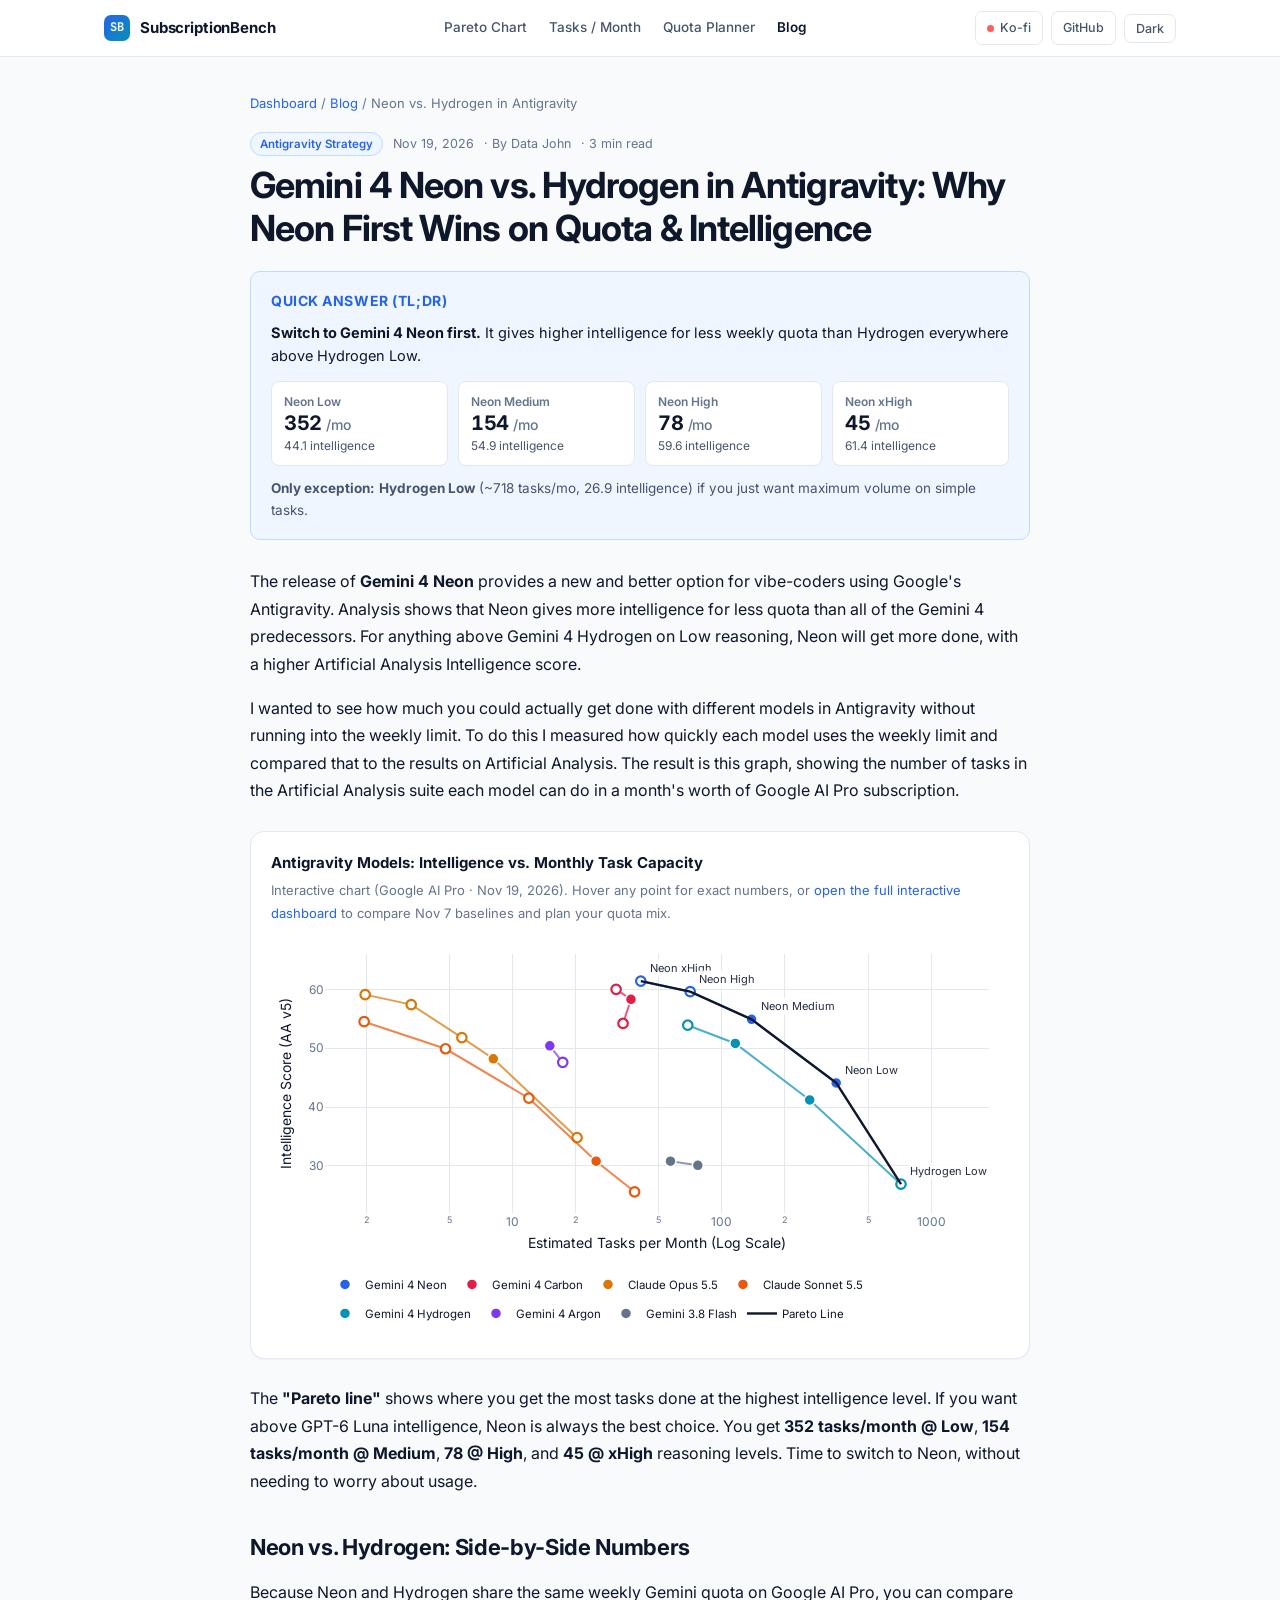
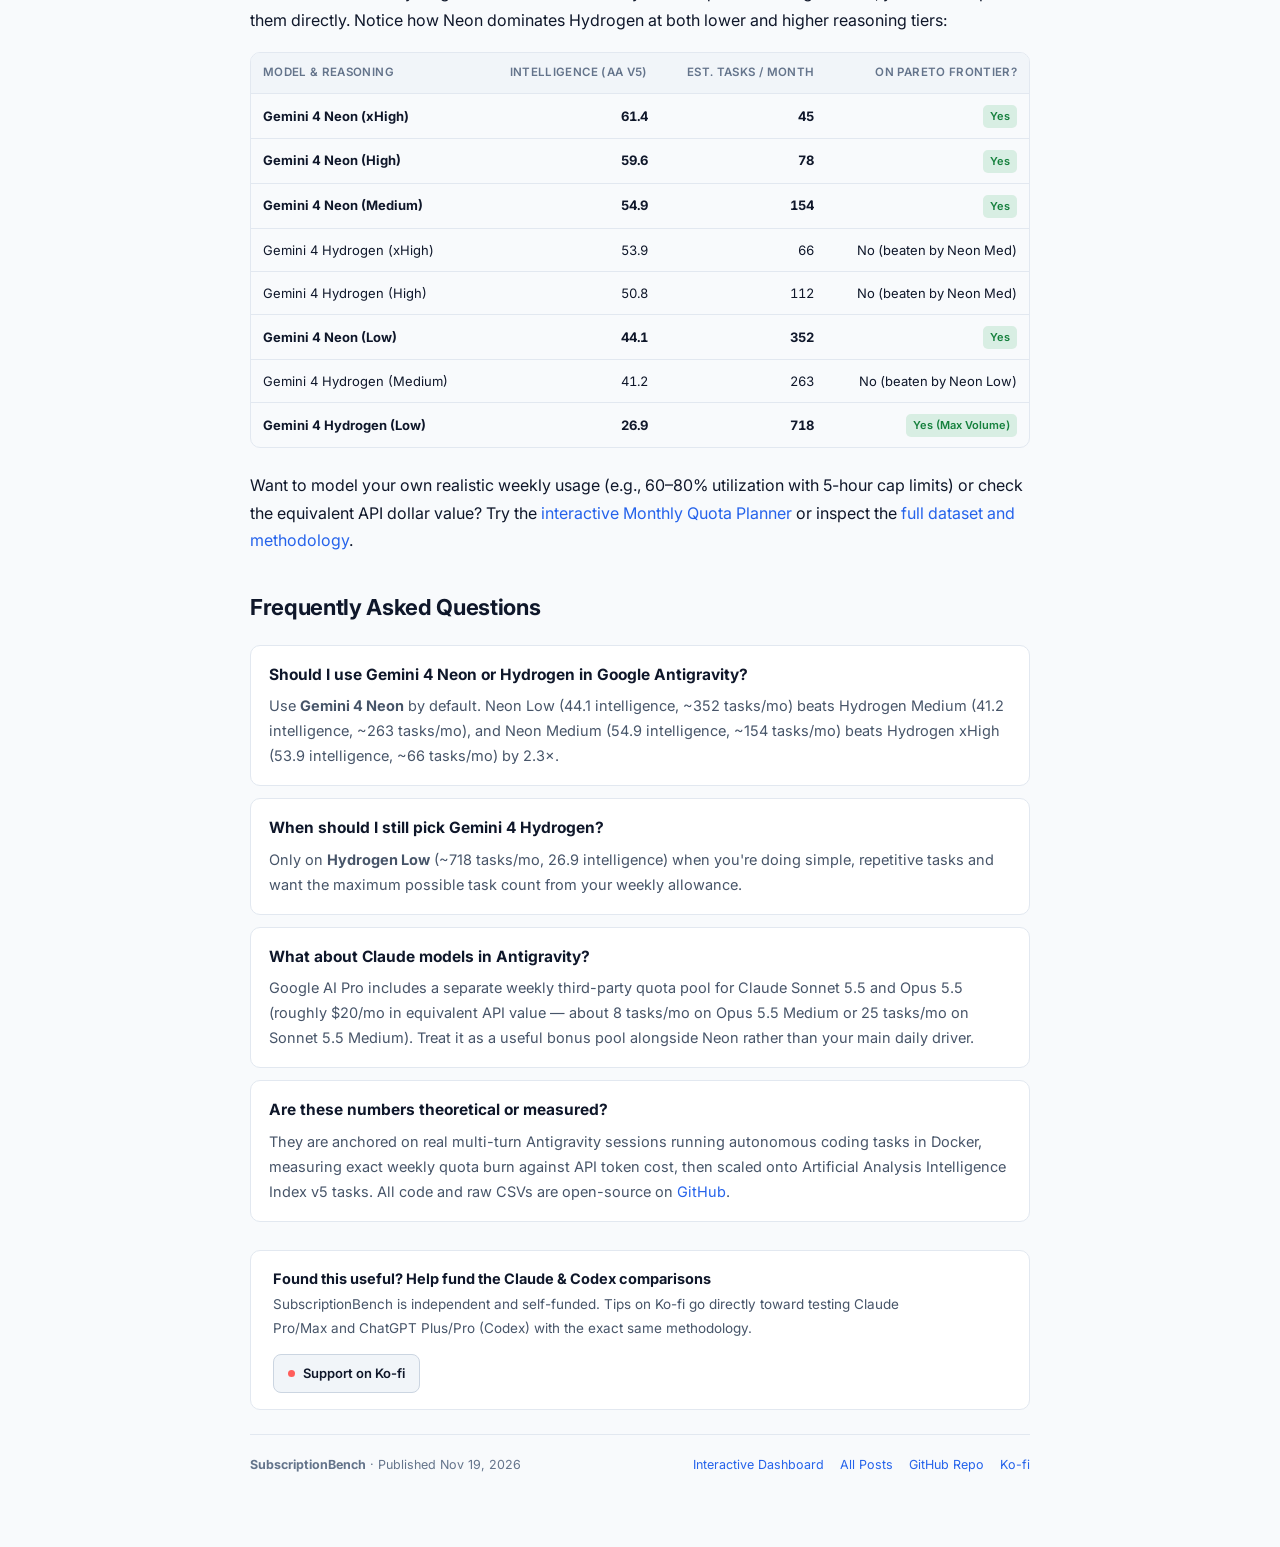
<file: site/blog/neon-vs-hydrogen-antigravity.html>
<!DOCTYPE html>
<html lang="en">
<head>
  <meta charset="UTF-8" />
  <meta name="viewport" content="width=device-width, initial-scale=1.0" />
  <title>Gemini 4 Neon vs. Hydrogen in Antigravity: Which Model Gives More Value? — SubscriptionBench</title>
  <meta
    name="description"
    content="Empirical weekly quota benchmark comparing Gemini 4 Neon vs Gemini 4 Hydrogen in Google Antigravity (Google AI Pro). Neon delivers 352 tasks/mo at Low, 154 at Medium, 78 at High, and 45 at xHigh—beating Hydrogen on both intelligence and quota."
  />
  <link rel="canonical" href="https://data-john.github.io/SubscriptionBench/blog/neon-vs-hydrogen-antigravity.html" />
  <meta property="og:type" content="article" />
  <meta property="og:image" content="https://data-john.github.io/SubscriptionBench/og-image.png" />
  <meta name="twitter:card" content="summary_large_image" />
  <meta property="og:title" content="Gemini 4 Neon vs. Hydrogen in Antigravity: Why Neon First Wins" />
  <meta
    property="og:description"
    content="Real weekly quota testing shows Gemini 4 Neon gives more intelligence for less quota than Hydrogen across almost every reasoning level in Google Antigravity."
  />
  <link rel="preconnect" href="https://fonts.googleapis.com" />
  <link rel="preconnect" href="https://fonts.gstatic.com" crossorigin />
  <link
    href="https://fonts.googleapis.com/css2?family=Inter:wght@400;500;600;700&family=JetBrains+Mono:wght@400;500;600;700&display=swap"
    rel="stylesheet"
  />
  <link rel="stylesheet" href="../styles.css" />
  <script src="https://cdn.plot.ly/plotly-2.35.2.min.js" defer></script>
  <script data-goatcounter="https://datajohn.goatcounter.com/count" async src="//gc.zgo.at/count.js"></script>

  <!-- Structured Data for Search Engines & AI Assistants -->
  <script type="application/ld+json">
  {
    "@context": "https://schema.org",
    "@graph": [
      {
        "@type": "Article",
        "headline": "Gemini 4 Neon vs. Hydrogen in Antigravity: Why Neon First Wins on Quota & Intelligence",
        "description": "Empirical weekly quota benchmark comparing Gemini 4 Neon and Gemini 4 Hydrogen in Google Antigravity on a Google AI Pro ($19.99/mo) subscription.",
        "datePublished": "2026-11-19",
        "dateModified": "2026-11-19",
        "author": {
          "@type": "Person",
          "name": "Data John",
          "url": "https://ko-fi.com/datajohn"
        },
        "mainEntityOfPage": "https://data-john.github.io/SubscriptionBench/blog/neon-vs-hydrogen-antigravity.html"
      },
      {
        "@type": "FAQPage",
        "mainEntity": [
          {
            "@type": "Question",
            "name": "Should I use Gemini 4 Neon or Gemini 4 Hydrogen in Google Antigravity?",
            "acceptedAnswer": {
              "@type": "Answer",
              "text": "Use Gemini 4 Neon first. On Google AI Pro, Neon shares the same weekly Gemini quota pool as Hydrogen but delivers higher Artificial Analysis Intelligence Index v5 scores and more tasks per month at every reasoning level above Hydrogen Low. For example, Neon Low (44.1 intelligence, ~352 tasks/month) beats Hydrogen Medium (41.2 intelligence, ~263 tasks/month), and Neon Medium (54.9 intelligence, ~154 tasks/month) beats Hydrogen xHigh (53.9 intelligence, ~66 tasks/month)."
            }
          },
          {
            "@type": "Question",
            "name": "How many tasks per month do you get with Gemini 4 Neon on Google AI Pro Antigravity?",
            "acceptedAnswer": {
              "@type": "Answer",
              "text": "Based on empirical multi-turn Antigravity quota testing scaled to Artificial Analysis Intelligence Index v5 tasks at full weekly utilization, Google AI Pro ($19.99/mo) delivers approximately 352 tasks/month on Neon Low (44.1 intelligence), 154 tasks/month on Neon Medium (54.9 intelligence), 78 tasks/month on Neon High (59.6 intelligence), and 45 tasks/month on Neon xHigh (61.4 intelligence)."
            }
          },
          {
            "@type": "Question",
            "name": "When is Gemini 4 Hydrogen better than Gemini 4 Neon in Antigravity?",
            "acceptedAnswer": {
              "@type": "Answer",
              "text": "Gemini 4 Hydrogen is only on the Pareto frontier at Low reasoning (26.9 intelligence, ~718 tasks/month), which is useful only if you need maximum volume on simple tasks where lower intelligence is acceptable. For anything above Hydrogen Low, Neon is strictly better."
            }
          },
          {
            "@type": "Question",
            "name": "What is the API-equivalent value of Google AI Pro Antigravity?",
            "acceptedAnswer": {
              "@type": "Answer",
              "text": "Measured across real multi-turn Antigravity sessions, the main Gemini weekly quota pool delivers roughly $210 to $293/month in equivalent API usage on Gemini 4 Hydrogen and Neon (about 10.5x to 14.6x the $19.99/month subscription price), plus roughly $20/month in separate third-party Claude quota."
            }
          }
        ]
      }
    ]
  }
  </script>
</head>
<body>
  <header class="topbar">
    <div class="topbar-inner">
      <a class="brand" href="../">
        <span class="brand-mark">SB</span>
        <span>SubscriptionBench</span>
      </a>
      <nav class="nav-links" aria-label="Primary">
        <a href="../#pareto">Pareto Chart</a>
        <a href="../#monthly-tasks">Tasks / Month</a>
        <a href="../#planner">Quota Planner</a>
        <a href="./" style="color: var(--text); font-weight: 600;">Blog</a>
      </nav>
      <div class="topbar-actions">
        <a class="btn-subtle" href="https://ko-fi.com/datajohn" target="_blank" rel="noopener noreferrer">
          <span class="kofi-dot" aria-hidden="true"></span>
          <span>Ko-fi</span>
        </a>
        <a class="btn-subtle" href="https://github.com/data-john/SubscriptionBench" target="_blank" rel="noopener noreferrer">
          GitHub
        </a>
        <button id="theme-toggle" class="btn-subtle" type="button" aria-label="Toggle color theme">
          Dark
        </button>
      </div>
    </div>
  </header>

  <main class="container">
    <article class="article-wrap">
      <div class="breadcrumb">
        <a href="../">Dashboard</a> / <a href="./">Blog</a> / Neon vs. Hydrogen in Antigravity
      </div>

      <header class="article-header">
        <div class="post-meta">
          <span class="pill-tag">Antigravity Strategy</span>
          <time datetime="2026-11-19">Nov 19, 2026</time>
          <span>· By Data John</span>
          <span>· 3 min read</span>
        </div>
        <h1>Gemini 4 Neon vs. Hydrogen in Antigravity: Why Neon First Wins on Quota &amp; Intelligence</h1>
      </header>

      <!-- AI-Chat & Reader Friendly Quick Answer Box -->
      <section class="tldr-box" aria-label="Quick answer summary">
        <h2>Quick Answer (TL;DR)</h2>
        <p style="margin: 0 0 10px; font-size: 14.5px;">
          <strong>Switch to Gemini 4 Neon first.</strong> It gives higher intelligence for less weekly quota than Hydrogen everywhere above Hydrogen Low.
        </p>
        <div class="tldr-stats">
          <div class="tldr-stat">
            <div class="tldr-stat-name">Neon Low</div>
            <div class="tldr-stat-num tabular">352 <span class="kpi-unit">/mo</span></div>
            <div class="tldr-stat-sub">44.1 intelligence</div>
          </div>
          <div class="tldr-stat">
            <div class="tldr-stat-name">Neon Medium</div>
            <div class="tldr-stat-num tabular">154 <span class="kpi-unit">/mo</span></div>
            <div class="tldr-stat-sub">54.9 intelligence</div>
          </div>
          <div class="tldr-stat">
            <div class="tldr-stat-name">Neon High</div>
            <div class="tldr-stat-num tabular">78 <span class="kpi-unit">/mo</span></div>
            <div class="tldr-stat-sub">59.6 intelligence</div>
          </div>
          <div class="tldr-stat">
            <div class="tldr-stat-name">Neon xHigh</div>
            <div class="tldr-stat-num tabular">45 <span class="kpi-unit">/mo</span></div>
            <div class="tldr-stat-sub">61.4 intelligence</div>
          </div>
        </div>
        <p style="margin: 0; font-size: 13.5px; color: var(--text-secondary);">
          <strong>Only exception:</strong> <strong>Hydrogen Low</strong> (~718 tasks/mo, 26.9 intelligence) if you just want maximum volume on simple tasks.
        </p>
      </section>

      <div class="article-body">
        <p>
          The release of <strong>Gemini 4 Neon</strong> provides a new and better option for vibe-coders using Google's Antigravity. Analysis shows that Neon gives more intelligence for less quota than all of the Gemini 4 predecessors. For anything above Gemini 4 Hydrogen on Low reasoning, Neon will get more done, with a higher Artificial Analysis Intelligence score.
        </p>

        <p>
          I wanted to see how much you could actually get done with different models in Antigravity without running into the weekly limit. To do this I measured how quickly each model uses the weekly limit and compared that to the results on Artificial Analysis. The result is this graph, showing the number of tasks in the Artificial Analysis suite each model can do in a month's worth of Google AI Pro subscription.
        </p>

        <!-- Embedded Live Interactive Chart -->
        <figure class="article-chart-card">
          <figcaption>
            <div class="article-chart-title">Antigravity Models: Intelligence vs. Monthly Task Capacity</div>
            <p class="article-chart-sub">
              Interactive chart (Google AI Pro · Nov 19, 2026). Hover any point for exact numbers, or <a href="../">open the full interactive dashboard</a> to compare Nov 7 baselines and plan your quota mix.
            </p>
          </figcaption>
          <div id="post-pareto-chart" style="width:100%; min-height:400px;"></div>
        </figure>

        <p>
          The <strong>"Pareto line"</strong> shows where you get the most tasks done at the highest intelligence level. If you want above GPT-6 Luna intelligence, Neon is always the best choice. You get <strong>352 tasks/month @ Low</strong>, <strong>154 tasks/month @ Medium</strong>, <strong>78 @ High</strong>, and <strong>45 @ xHigh</strong> reasoning levels. Time to switch to Neon, without needing to worry about usage.
        </p>

        <h2>Neon vs. Hydrogen: Side-by-Side Numbers</h2>
        <p>
          Because Neon and Hydrogen share the same weekly Gemini quota on Google AI Pro, you can compare them directly. Notice how Neon dominates Hydrogen at both lower and higher reasoning tiers:
        </p>

        <div class="table-scroll" style="margin: 18px 0 24px;">
          <table class="data-table">
            <thead>
              <tr>
                <th>Model &amp; Reasoning</th>
                <th class="num-col">Intelligence (AA v5)</th>
                <th class="num-col">Est. Tasks / Month</th>
                <th class="num-col">On Pareto Frontier?</th>
              </tr>
            </thead>
            <tbody>
              <tr>
                <td><strong>Gemini 4 Neon (xHigh)</strong></td>
                <td class="num-col"><strong>61.4</strong></td>
                <td class="num-col"><strong>45</strong></td>
                <td class="num-col"><span class="badge badge-pareto">Yes</span></td>
              </tr>
              <tr>
                <td><strong>Gemini 4 Neon (High)</strong></td>
                <td class="num-col"><strong>59.6</strong></td>
                <td class="num-col"><strong>78</strong></td>
                <td class="num-col"><span class="badge badge-pareto">Yes</span></td>
              </tr>
              <tr>
                <td><strong>Gemini 4 Neon (Medium)</strong></td>
                <td class="num-col"><strong>54.9</strong></td>
                <td class="num-col"><strong>154</strong></td>
                <td class="num-col"><span class="badge badge-pareto">Yes</span></td>
              </tr>
              <tr>
                <td>Gemini 4 Hydrogen (xHigh)</td>
                <td class="num-col">53.9</td>
                <td class="num-col">66</td>
                <td class="num-col">No (beaten by Neon Med)</td>
              </tr>
              <tr>
                <td>Gemini 4 Hydrogen (High)</td>
                <td class="num-col">50.8</td>
                <td class="num-col">112</td>
                <td class="num-col">No (beaten by Neon Med)</td>
              </tr>
              <tr>
                <td><strong>Gemini 4 Neon (Low)</strong></td>
                <td class="num-col"><strong>44.1</strong></td>
                <td class="num-col"><strong>352</strong></td>
                <td class="num-col"><span class="badge badge-pareto">Yes</span></td>
              </tr>
              <tr>
                <td>Gemini 4 Hydrogen (Medium)</td>
                <td class="num-col">41.2</td>
                <td class="num-col">263</td>
                <td class="num-col">No (beaten by Neon Low)</td>
              </tr>
              <tr>
                <td><strong>Gemini 4 Hydrogen (Low)</strong></td>
                <td class="num-col"><strong>26.9</strong></td>
                <td class="num-col"><strong>718</strong></td>
                <td class="num-col"><span class="badge badge-pareto">Yes (Max Volume)</span></td>
              </tr>
            </tbody>
          </table>
        </div>

        <p>
          Want to model your own realistic weekly usage (e.g., 60–80% utilization with 5-hour cap limits) or check the equivalent API dollar value? Try the <a href="../#planner">interactive Monthly Quota Planner</a> or inspect the <a href="../#deep-dive">full dataset and methodology</a>.
        </p>

        <h2>Frequently Asked Questions</h2>
        <div class="faq-list">
          <div class="faq-item">
            <h3>Should I use Gemini 4 Neon or Hydrogen in Google Antigravity?</h3>
            <p>
              Use <strong>Gemini 4 Neon</strong> by default. Neon Low (44.1 intelligence, ~352 tasks/mo) beats Hydrogen Medium (41.2 intelligence, ~263 tasks/mo), and Neon Medium (54.9 intelligence, ~154 tasks/mo) beats Hydrogen xHigh (53.9 intelligence, ~66 tasks/mo) by 2.3×.
            </p>
          </div>
          <div class="faq-item">
            <h3>When should I still pick Gemini 4 Hydrogen?</h3>
            <p>
              Only on <strong>Hydrogen Low</strong> (~718 tasks/mo, 26.9 intelligence) when you're doing simple, repetitive tasks and want the maximum possible task count from your weekly allowance.
            </p>
          </div>
          <div class="faq-item">
            <h3>What about Claude models in Antigravity?</h3>
            <p>
              Google AI Pro includes a separate weekly third-party quota pool for Claude Sonnet 5.5 and Opus 5.5 (roughly $20/mo in equivalent API value — about 8 tasks/mo on Opus 5.5 Medium or 25 tasks/mo on Sonnet 5.5 Medium). Treat it as a useful bonus pool alongside Neon rather than your main daily driver.
            </p>
          </div>
          <div class="faq-item">
            <h3>Are these numbers theoretical or measured?</h3>
            <p>
              They are anchored on real multi-turn Antigravity sessions running autonomous coding tasks in Docker, measuring exact weekly quota burn against API token cost, then scaled onto Artificial Analysis Intelligence Index v5 tasks. All code and raw CSVs are open-source on <a href="https://github.com/data-john/SubscriptionBench" target="_blank" rel="noopener noreferrer">GitHub</a>.
            </p>
          </div>
        </div>
      </div>

      <section class="support-strip" aria-label="Support future benchmarks">
        <div class="support-copy">
          <strong>Found this useful? Help fund the Claude &amp; Codex comparisons</strong>
          <span>
            SubscriptionBench is independent and self-funded. Tips on Ko-fi go directly toward testing Claude Pro/Max and ChatGPT Plus/Pro (Codex) with the exact same methodology.
          </span>
        </div>
        <a class="btn-kofi" href="https://ko-fi.com/datajohn" target="_blank" rel="noopener noreferrer">
          <span class="kofi-dot" aria-hidden="true"></span>
          <span>Support on Ko-fi</span>
        </a>
      </section>

      <footer class="footer">
        <div><strong>SubscriptionBench</strong> · Published Nov 19, 2026</div>
        <div class="footer-links">
          <a href="../">Interactive Dashboard</a>
          <a href="./">All Posts</a>
          <a href="https://github.com/data-john/SubscriptionBench" target="_blank" rel="noopener noreferrer">GitHub Repo</a>
          <a href="https://ko-fi.com/datajohn" target="_blank" rel="noopener noreferrer">Ko-fi</a>
        </div>
      </footer>
    </article>
  </main>

  <script>
    (function () {
      const EFFORT_LABEL = { low: "Low", medium: "Medium", high: "High", xhigh: "xHigh", max: "Max" };
      const FRIENDLY_POOL = {
        "gemini-weekly": "Google AI Pro (Gemini)",
        "gemini-argon-wtu-weekly": "Google AI Pro (Argon Pool)",
        "3p-weekly": "Google AI Pro (Claude Bonus)",
      };
      let cachedData = null;

      function getThemeColors() {
        const dark = document.documentElement.getAttribute("data-theme") === "dark";
        return {
          text: dark ? "#e2e8f0" : "#0f172a",
          muted: dark ? "#94a3b8" : "#64748b",
          grid: dark ? "#1e293b" : "#e2e8f0",
          surface: dark ? "#111827" : "#ffffff",
          pareto: dark ? "#f8fafc" : "#0f172a",
        };
      }

      function computePareto(pts) {
        const sorted = [...pts].sort((a, b) => b.tasks_per_month_primary - a.tasks_per_month_primary);
        const out = [];
        let maxY = -Infinity;
        for (const p of sorted) {
          if (p.aa_intelligence > maxY + 1e-9) {
            out.push(p);
            maxY = p.aa_intelligence;
          }
        }
        return out.sort((a, b) => a.tasks_per_month_primary - b.tasks_per_month_primary);
      }

      function renderMiniPareto() {
        if (!cachedData || typeof Plotly === "undefined") return;
        const colors = getThemeColors();
        const pts = cachedData.projections.filter(
          (p) => p.weekly_bucket !== "codex-30d"
        );
        const families = new Map();
        for (const p of pts) {
          if (!families.has(p.family_key)) families.set(p.family_key, []);
          families.get(p.family_key).push(p);
        }

        const traces = [];
        for (const [fk, rows] of families.entries()) {
          const sorted = [...rows].sort((a, b) => a.effort_order - b.effort_order);
          const color = sorted[0].color;
          const label = sorted[0].family_label;
          traces.push({
            type: "scatter",
            mode: "lines",
            legendgroup: fk,
            showlegend: false,
            x: sorted.map((r) => r.tasks_per_month_primary),
            y: sorted.map((r) => r.aa_intelligence),
            line: { color, width: 2 },
            opacity: 0.72,
            hoverinfo: "skip",
          });
          const hoverFn = (r) =>
            `<b>${r.family_label} (${EFFORT_LABEL[r.effort] || r.effort})</b><br>` +
            `${FRIENDLY_POOL[r.weekly_bucket] || r.weekly_bucket}<br>` +
            `Intelligence: <b>${r.aa_intelligence.toFixed(1)}</b> · Capacity: <b>~${Math.round(r.tasks_per_month_primary)} tasks/mo</b>`;
          const measured = sorted.filter((r) => r.measured);
          const scaled = sorted.filter((r) => !r.measured);
          if (measured.length) {
            traces.push({
              type: "scatter",
              mode: "markers",
              name: label,
              legendgroup: fk,
              x: measured.map((r) => r.tasks_per_month_primary),
              y: measured.map((r) => r.aa_intelligence),
              text: measured.map(hoverFn),
              hovertemplate: "%{text}<extra></extra>",
              marker: { size: 11, color, line: { color: colors.surface, width: 1.5 } },
            });
          }
          if (scaled.length) {
            traces.push({
              type: "scatter",
              mode: "markers",
              name: label,
              legendgroup: fk,
              showlegend: measured.length === 0,
              x: scaled.map((r) => r.tasks_per_month_primary),
              y: scaled.map((r) => r.aa_intelligence),
              text: scaled.map(hoverFn),
              hovertemplate: "%{text}<extra></extra>",
              marker: { size: 9.5, color: colors.surface, line: { color, width: 2.2 } },
            });
          }
        }

        const frontier = computePareto(pts);
        traces.push({
          type: "scatter",
          mode: "lines",
          name: "Pareto Line",
          x: frontier.map((p) => p.tasks_per_month_primary),
          y: frontier.map((p) => p.aa_intelligence),
          line: { color: colors.pareto, width: 2.4 },
          hoverinfo: "skip",
        });

        const annotations = frontier.map((p) => ({
          x: Math.log10(p.tasks_per_month_primary),
          y: p.aa_intelligence,
          text: `${p.family_label.replace("Gemini 4 ", "")} ${EFFORT_LABEL[p.effort] || p.effort}`,
          showarrow: false,
          xanchor: "left",
          yanchor: "bottom",
          xshift: 7,
          yshift: 4,
          font: { size: 11, color: colors.text, family: "Inter, sans-serif" },
          bgcolor: colors.surface,
          opacity: 0.9,
        }));

        Plotly.react(
          "post-pareto-chart",
          traces,
          {
            paper_bgcolor: "rgba(0,0,0,0)",
            plot_bgcolor: "rgba(0,0,0,0)",
            font: { color: colors.text, family: "Inter, sans-serif", size: 12 },
            margin: { t: 14, r: 20, b: 54, l: 54 },
            hovermode: "closest",
            hoverlabel: { bgcolor: colors.surface, bordercolor: colors.grid, font: { color: colors.text } },
            xaxis: {
              title: { text: "Estimated Tasks per Month (Log Scale)", standoff: 10 },
              type: "log",
              gridcolor: colors.grid,
              tickfont: { color: colors.muted },
            },
            yaxis: {
              title: { text: "Intelligence Score (AA v5)", standoff: 8 },
              gridcolor: colors.grid,
              tickfont: { color: colors.muted },
              range: [22, 66],
            },
            legend: { orientation: "h", y: -0.22, x: 0, font: { size: 11.5 } },
            annotations,
          },
          { responsive: true, displaylogo: false, modeBarButtonsToRemove: ["lasso2d", "select2d", "autoScale2d"] }
        );
      }

      const saved = localStorage.getItem("subbench-theme") || "light";
      const btn = document.getElementById("theme-toggle");
      function applyTheme(t) {
        document.documentElement.setAttribute("data-theme", t);
        localStorage.setItem("subbench-theme", t);
        if (btn) btn.textContent = t === "dark" ? "Light" : "Dark";
        renderMiniPareto();
      }
      applyTheme(saved);
      if (btn) {
        btn.addEventListener("click", () =>
          applyTheme(document.documentElement.getAttribute("data-theme") === "dark" ? "light" : "dark")
        );
      }

      window.addEventListener("DOMContentLoaded", async () => {
        const resp = await fetch("../data/benchmark_data.json");
        cachedData = await resp.json();
        renderMiniPareto();
      });
    })();
  </script>
</body>
</html>
</file>
<file: site/styles.css>
:root {
  --bg: #f8fafc;
  --surface: #ffffff;
  --surface-subtle: #f1f5f9;
  --text: #0f172a;
  --text-secondary: #475569;
  --text-muted: #64748b;
  --border: #e2e8f0;
  --border-strong: #cbd5e1;
  --accent: #2563eb;
  --accent-soft: #eff6ff;
  --accent-border: #bfdbfe;
  --radius-sm: 6px;
  --radius-md: 10px;
  --radius-lg: 14px;
  --shadow-sm: 0 1px 2px rgba(15, 23, 42, 0.04);
  --font-sans: "Inter", -apple-system, BlinkMacSystemFont, "Segoe UI", Roboto, sans-serif;
  --font-mono: "JetBrains Mono", ui-monospace, SFMono-Regular, Menlo, Monaco, Consolas, monospace;
}

[data-theme="dark"] {
  --bg: #0b1120;
  --surface: #111827;
  --surface-subtle: #1e293b;
  --text: #f1f5f9;
  --text-secondary: #cbd5e1;
  --text-muted: #94a3b8;
  --border: #1f2937;
  --border-strong: #334155;
  --accent: #3b82f6;
  --accent-soft: rgba(59, 130, 246, 0.14);
  --accent-border: rgba(59, 130, 246, 0.35);
  --shadow-sm: 0 1px 2px rgba(0, 0, 0, 0.25);
}

*,
*::before,
*::after {
  box-sizing: border-box;
}

html {
  scroll-behavior: smooth;
}

body {
  margin: 0;
  background: var(--bg);
  color: var(--text);
  font-family: var(--font-sans);
  font-size: 15px;
  line-height: 1.6;
  -webkit-font-smoothing: antialiased;
}

.mono {
  font-family: var(--font-mono);
}

.tabular {
  font-variant-numeric: tabular-nums;
}

a {
  color: var(--accent);
  text-decoration: none;
}

a:hover {
  text-decoration: underline;
}

/* Header */
.topbar {
  position: sticky;
  top: 0;
  z-index: 40;
  background: color-mix(in srgb, var(--surface) 90%, transparent);
  backdrop-filter: blur(10px);
  border-bottom: 1px solid var(--border);
}

.topbar-inner {
  max-width: 1120px;
  margin: 0 auto;
  padding: 0 24px;
  height: 56px;
  display: flex;
  align-items: center;
  justify-content: space-between;
  gap: 16px;
}

.brand {
  display: flex;
  align-items: center;
  gap: 10px;
  font-weight: 700;
  font-size: 15px;
  letter-spacing: -0.01em;
  color: var(--text);
  text-decoration: none;
}

.brand:hover {
  text-decoration: none;
}

.brand-mark {
  width: 26px;
  height: 26px;
  border-radius: 7px;
  background: linear-gradient(135deg, #2563eb, #0891b2);
  color: #fff;
  display: inline-flex;
  align-items: center;
  justify-content: center;
  font-family: var(--font-mono);
  font-size: 12px;
  font-weight: 700;
}

.nav-links {
  display: flex;
  align-items: center;
  gap: 22px;
  font-size: 13.5px;
  font-weight: 500;
}

.nav-links a {
  color: var(--text-secondary);
}

.nav-links a:hover {
  color: var(--text);
  text-decoration: none;
}

.topbar-actions {
  display: flex;
  align-items: center;
  gap: 8px;
}

.btn-subtle {
  display: inline-flex;
  align-items: center;
  gap: 6px;
  padding: 6px 11px;
  border-radius: 7px;
  border: 1px solid var(--border);
  background: var(--surface);
  color: var(--text-secondary);
  font-family: inherit;
  font-size: 12.5px;
  font-weight: 500;
  cursor: pointer;
  transition: border-color 0.15s, color 0.15s;
}

.btn-subtle:hover {
  border-color: var(--border-strong);
  color: var(--text);
  text-decoration: none;
}

.kofi-dot {
  width: 7px;
  height: 7px;
  border-radius: 50%;
  background: #ff5e5b;
  display: inline-block;
}

/* Main Container */
.container {
  max-width: 1120px;
  margin: 0 auto;
  padding: 36px 24px 72px;
}

/* Hero */
.hero {
  margin-bottom: 28px;
}

.hero-eyebrow {
  display: flex;
  flex-wrap: wrap;
  align-items: center;
  gap: 10px;
  margin-bottom: 12px;
  font-size: 12.5px;
  color: var(--text-muted);
}

.pill-tag {
  display: inline-flex;
  align-items: center;
  padding: 2px 9px;
  border-radius: 999px;
  background: var(--accent-soft);
  border: 1px solid var(--accent-border);
  color: var(--accent);
  font-size: 11.5px;
  font-weight: 600;
}

.hero h1 {
  margin: 0 0 12px;
  font-size: clamp(26px, 3.2vw, 36px);
  line-height: 1.18;
  letter-spacing: -0.025em;
  font-weight: 700;
}

.hero-lead {
  margin: 0;
  max-width: 740px;
  color: var(--text-secondary);
  font-size: 16px;
}

/* 3 Clean Stat Cards */
.kpi-grid {
  display: grid;
  grid-template-columns: repeat(3, minmax(0, 1fr));
  gap: 16px;
  margin: 26px 0 32px;
}

.kpi-card {
  background: var(--surface);
  border: 1px solid var(--border);
  border-radius: var(--radius-md);
  padding: 18px 20px;
  box-shadow: var(--shadow-sm);
}

.kpi-label {
  font-size: 12px;
  font-weight: 600;
  color: var(--text-muted);
  margin-bottom: 6px;
}

.kpi-value {
  font-size: 26px;
  font-weight: 700;
  letter-spacing: -0.025em;
  color: var(--text);
  line-height: 1.2;
}

.kpi-unit {
  font-size: 14px;
  font-weight: 500;
  color: var(--text-muted);
}

.kpi-sub {
  margin-top: 6px;
  font-size: 13px;
  color: var(--text-secondary);
  line-height: 1.45;
}

/* Section Cards */
.section-card {
  background: var(--surface);
  border: 1px solid var(--border);
  border-radius: var(--radius-lg);
  padding: 26px 28px;
  margin-bottom: 28px;
  box-shadow: var(--shadow-sm);
}

.section-header {
  display: flex;
  flex-wrap: wrap;
  align-items: flex-start;
  justify-content: space-between;
  gap: 14px;
  margin-bottom: 18px;
}

.section-title {
  margin: 0 0 5px;
  font-size: 20px;
  font-weight: 700;
  letter-spacing: -0.015em;
}

.section-desc {
  margin: 0;
  font-size: 14px;
  color: var(--text-secondary);
  max-width: 680px;
}

/* Clean Minimal Controls */
.controls-row {
  display: flex;
  flex-wrap: wrap;
  align-items: center;
  justify-content: space-between;
  gap: 12px;
  margin-bottom: 14px;
}

.control-group {
  display: flex;
  align-items: center;
  gap: 10px;
  flex-wrap: wrap;
}

.segmented {
  display: inline-flex;
  background: var(--surface-subtle);
  border: 1px solid var(--border);
  border-radius: 8px;
  padding: 3px;
}

.segmented button {
  border: none;
  background: transparent;
  color: var(--text-secondary);
  font-family: inherit;
  font-size: 13px;
  font-weight: 500;
  padding: 5px 12px;
  border-radius: 6px;
  cursor: pointer;
  transition: background 0.15s, color 0.15s;
}

.segmented button.active {
  background: var(--surface);
  color: var(--text);
  box-shadow: 0 1px 2px rgba(15, 23, 42, 0.08);
  font-weight: 600;
}

/* Inline Advanced Options Disclosure */
.advanced-disclosure {
  margin-top: 10px;
}

.advanced-disclosure summary {
  display: inline-flex;
  align-items: center;
  gap: 6px;
  font-size: 12.5px;
  font-weight: 500;
  color: var(--text-muted);
  cursor: pointer;
  user-select: none;
  list-style: none;
}

.advanced-disclosure summary::-webkit-details-marker {
  display: none;
}

.advanced-disclosure summary:hover {
  color: var(--text);
}

.advanced-panel {
  margin-top: 10px;
  padding: 12px 14px;
  border-radius: var(--radius-md);
  background: var(--surface-subtle);
  border: 1px solid var(--border);
  display: flex;
  flex-wrap: wrap;
  align-items: center;
  gap: 14px 22px;
}

.check-toggle {
  display: inline-flex;
  align-items: center;
  gap: 6px;
  font-size: 13px;
  color: var(--text-secondary);
  cursor: pointer;
  user-select: none;
}

.check-toggle input {
  accent-color: var(--accent);
  cursor: pointer;
}

/* Plot Containers */
.plot-wrap {
  width: 100%;
  min-height: 460px;
}

.plot-wrap-bar {
  width: 100%;
  min-height: 440px;
}

.chart-footnote {
  margin-top: 12px;
  display: flex;
  flex-wrap: wrap;
  align-items: center;
  justify-content: space-between;
  gap: 10px;
  font-size: 12.5px;
  color: var(--text-muted);
  border-top: 1px solid var(--border);
  padding-top: 12px;
}

.legend-inline {
  display: flex;
  flex-wrap: wrap;
  align-items: center;
  gap: 16px;
}

.legend-item {
  display: inline-flex;
  align-items: center;
  gap: 6px;
}

.dot-solid {
  width: 9px;
  height: 9px;
  border-radius: 50%;
  background: var(--accent);
  display: inline-block;
}

.dot-hollow {
  width: 9px;
  height: 9px;
  border-radius: 50%;
  border: 2px solid var(--accent);
  background: var(--surface);
  display: inline-block;
}

.line-pareto {
  width: 16px;
  height: 0;
  border-top: 2px solid var(--text);
  display: inline-block;
}

.line-pareto-dashed {
  width: 16px;
  height: 0;
  border-top: 2px dashed var(--text-muted);
  display: inline-block;
}

/* Takeaway Callout */
.takeaway-strip {
  margin-top: 18px;
  padding: 14px 18px;
  border-radius: var(--radius-md);
  background: var(--accent-soft);
  border: 1px solid var(--accent-border);
  font-size: 14px;
  color: var(--text);
}

.takeaway-strip strong {
  color: var(--accent);
}

/* Interactive Quota Planner */
.planner-grid {
  display: grid;
  grid-template-columns: 1.1fr 0.9fr;
  gap: 24px;
  align-items: start;
}

.preset-row {
  display: flex;
  flex-wrap: wrap;
  gap: 8px;
  margin-bottom: 18px;
}

.preset-btn {
  padding: 6px 12px;
  border-radius: 8px;
  border: 1px solid var(--border-strong);
  background: var(--surface);
  color: var(--text-secondary);
  font-family: inherit;
  font-size: 13px;
  font-weight: 500;
  cursor: pointer;
  transition: all 0.15s;
}

.preset-btn:hover,
.preset-btn.active {
  border-color: var(--accent);
  background: var(--accent-soft);
  color: var(--accent);
}

.slider-row {
  margin-bottom: 14px;
}

.slider-head {
  display: flex;
  justify-content: space-between;
  align-items: baseline;
  font-size: 13.5px;
  margin-bottom: 5px;
}

.slider-row input[type="range"] {
  width: 100%;
  accent-color: var(--accent);
  cursor: pointer;
}

.planner-divider {
  border: none;
  border-top: 1px solid var(--border);
  margin: 14px 0;
}

.planner-results {
  background: var(--surface-subtle);
  border: 1px solid var(--border);
  border-radius: var(--radius-md);
  padding: 20px;
}

.planner-results h3 {
  margin: 0 0 14px;
  font-size: 12.5px;
  font-weight: 600;
  text-transform: uppercase;
  letter-spacing: 0.04em;
  color: var(--text-muted);
}

.planner-stat-grid {
  display: grid;
  grid-template-columns: repeat(2, minmax(0, 1fr));
  gap: 12px;
  margin-bottom: 14px;
}

.planner-stat {
  background: var(--surface);
  border: 1px solid var(--border);
  border-radius: 8px;
  padding: 12px 14px;
}

.planner-stat-label {
  font-size: 12px;
  color: var(--text-muted);
  margin-bottom: 4px;
}

.planner-stat-val {
  font-size: 22px;
  font-weight: 700;
  letter-spacing: -0.02em;
}

.planner-breakdown {
  font-size: 13px;
  color: var(--text-secondary);
  border-top: 1px solid var(--border);
  padding-top: 12px;
}

.planner-breakdown ul {
  margin: 8px 0 0;
  padding-left: 18px;
}

.planner-breakdown li {
  margin-bottom: 4px;
}

/* Collapsible Deep-Dive Drawers */
.drawer {
  background: var(--surface);
  border: 1px solid var(--border);
  border-radius: var(--radius-lg);
  margin-bottom: 16px;
  box-shadow: var(--shadow-sm);
  overflow: hidden;
}

.drawer > summary {
  padding: 18px 24px;
  display: flex;
  align-items: center;
  justify-content: space-between;
  gap: 12px;
  cursor: pointer;
  user-select: none;
  list-style: none;
}

.drawer > summary::-webkit-details-marker {
  display: none;
}

.drawer > summary:hover {
  background: var(--surface-subtle);
}

.drawer-title {
  font-size: 16px;
  font-weight: 600;
  color: var(--text);
}

.drawer-sub {
  font-size: 13px;
  color: var(--text-muted);
  margin-top: 2px;
}

.drawer-chevron {
  font-size: 12px;
  color: var(--text-muted);
  font-weight: 600;
  padding: 4px 10px;
  border-radius: 6px;
  border: 1px solid var(--border);
  background: var(--surface-subtle);
  white-space: nowrap;
}

.drawer[open] .drawer-chevron::after {
  content: "Hide";
}

.drawer:not([open]) .drawer-chevron::after {
  content: "Expand";
}

.drawer-body {
  padding: 4px 24px 24px;
  border-top: 1px solid var(--border);
}

/* Data Table inside Drawer */
.table-controls {
  display: flex;
  flex-wrap: wrap;
  align-items: center;
  justify-content: space-between;
  gap: 12px;
  margin: 16px 0 14px;
}

.search-input {
  padding: 7px 11px;
  border-radius: 7px;
  border: 1px solid var(--border-strong);
  background: var(--surface);
  color: var(--text);
  font-family: inherit;
  font-size: 13px;
  min-width: 220px;
}

.table-scroll {
  overflow-x: auto;
  border: 1px solid var(--border);
  border-radius: var(--radius-md);
}

table.data-table {
  width: 100%;
  border-collapse: collapse;
  font-size: 13px;
  text-align: left;
}

table.data-table th,
table.data-table td {
  padding: 10px 12px;
  border-bottom: 1px solid var(--border);
  white-space: nowrap;
}

table.data-table thead th {
  background: var(--surface-subtle);
  color: var(--text-muted);
  font-size: 11.5px;
  font-weight: 600;
  text-transform: uppercase;
  letter-spacing: 0.03em;
  cursor: pointer;
  user-select: none;
}

table.data-table thead th:hover {
  color: var(--text);
}

table.data-table tbody tr:hover {
  background: var(--surface-subtle);
}

table.data-table tbody tr:last-child td {
  border-bottom: none;
}

.num-col {
  text-align: right;
  font-variant-numeric: tabular-nums;
}

.badge {
  display: inline-block;
  padding: 2px 7px;
  border-radius: 5px;
  font-size: 11px;
  font-weight: 600;
}

.badge-measured {
  background: rgba(37, 99, 235, 0.12);
  color: var(--accent);
}

.badge-scaled {
  background: var(--surface-subtle);
  color: var(--text-muted);
  border: 1px solid var(--border);
}

.badge-pareto {
  background: rgba(22, 163, 74, 0.14);
  color: #15803d;
  margin-left: 6px;
}

[data-theme="dark"] .badge-pareto {
  color: #4ade80;
}

.model-dot {
  display: inline-block;
  width: 8px;
  height: 8px;
  border-radius: 50%;
  margin-right: 7px;
  vertical-align: middle;
}

/* Methodology Grid inside Drawer */
.method-grid {
  display: grid;
  grid-template-columns: repeat(2, minmax(0, 1fr));
  gap: 16px;
  margin-top: 16px;
}

.method-block {
  padding: 16px;
  border-radius: var(--radius-md);
  border: 1px solid var(--border);
  background: var(--surface-subtle);
}

.method-block h3 {
  margin: 0 0 8px;
  font-size: 14.5px;
  font-weight: 700;
}

.method-block p,
.method-block li {
  font-size: 13px;
  color: var(--text-secondary);
}

.method-block ul {
  margin: 6px 0 0;
  padding-left: 18px;
}

.formula {
  display: block;
  margin: 10px 0;
  padding: 9px 11px;
  border-radius: 6px;
  background: var(--surface);
  border: 1px solid var(--border);
  font-family: var(--font-mono);
  font-size: 12px;
  color: var(--text);
  overflow-x: auto;
}

/* Subtle Ko-fi Support Strip */
.support-strip {
  display: flex;
  flex-wrap: wrap;
  align-items: center;
  justify-content: space-between;
  gap: 14px;
  padding: 16px 22px;
  border-radius: var(--radius-md);
  border: 1px solid var(--border);
  background: var(--surface);
  margin: 28px 0 24px;
}

.support-copy {
  max-width: 680px;
}

.support-copy strong {
  display: block;
  font-size: 14.5px;
  margin-bottom: 2px;
}

.support-copy span {
  font-size: 13.5px;
  color: var(--text-secondary);
}

.btn-kofi {
  display: inline-flex;
  align-items: center;
  gap: 8px;
  padding: 8px 14px;
  border-radius: 8px;
  border: 1px solid var(--border-strong);
  background: var(--surface-subtle);
  color: var(--text);
  font-size: 13px;
  font-weight: 600;
  white-space: nowrap;
  transition: border-color 0.15s, background 0.15s;
}

.btn-kofi:hover {
  border-color: #ff5e5b;
  background: color-mix(in srgb, #ff5e5b 10%, var(--surface));
  text-decoration: none;
}

/* Footer */
.footer {
  border-top: 1px solid var(--border);
  padding-top: 20px;
  display: flex;
  flex-wrap: wrap;
  justify-content: space-between;
  gap: 12px;
  font-size: 12.5px;
  color: var(--text-muted);
}

.footer-links {
  display: flex;
  flex-wrap: wrap;
  gap: 16px;
}

@media (max-width: 900px) {
  .kpi-grid {
    grid-template-columns: 1fr;
  }
  .planner-grid,
  .method-grid {
    grid-template-columns: 1fr;
  }
  .nav-links {
    display: none;
  }
}

@media (max-width: 600px) {
  .container {
    padding: 20px 14px 48px;
  }
  .section-card {
    padding: 18px 16px;
  }
}

/* Blog & Article Styles */
.blog-list {
  display: grid;
  gap: 18px;
  margin-top: 24px;
}

.post-card {
  display: block;
  background: var(--surface);
  border: 1px solid var(--border);
  border-radius: var(--radius-lg);
  padding: 24px 26px;
  box-shadow: var(--shadow-sm);
  color: inherit;
  text-decoration: none;
  transition: border-color 0.15s, transform 0.15s;
}

.post-card:hover {
  border-color: var(--accent);
  text-decoration: none;
}

.post-meta {
  display: flex;
  flex-wrap: wrap;
  align-items: center;
  gap: 10px;
  font-size: 12.5px;
  color: var(--text-muted);
  margin-bottom: 8px;
}

.post-card h2 {
  margin: 0 0 8px;
  font-size: 21px;
  line-height: 1.25;
  letter-spacing: -0.015em;
  color: var(--text);
}

.post-card p {
  margin: 0 0 12px;
  font-size: 14.5px;
  color: var(--text-secondary);
}

.post-readmore {
  font-size: 13.5px;
  font-weight: 600;
  color: var(--accent);
}

.article-wrap {
  max-width: 780px;
  margin: 0 auto;
}

.breadcrumb {
  font-size: 13px;
  color: var(--text-muted);
  margin-bottom: 18px;
}

.article-header h1 {
  margin: 0 0 12px;
  font-size: clamp(26px, 3.4vw, 36px);
  line-height: 1.18;
  letter-spacing: -0.025em;
}

.article-body {
  font-size: 16px;
  line-height: 1.72;
  color: var(--text);
}

.article-body h2 {
  margin: 34px 0 12px;
  font-size: 22px;
  letter-spacing: -0.015em;
}

.article-body h3 {
  margin: 24px 0 8px;
  font-size: 17px;
}

.article-body p {
  margin: 0 0 16px;
}

.tldr-box {
  background: var(--accent-soft);
  border: 1px solid var(--accent-border);
  border-radius: var(--radius-md);
  padding: 18px 20px;
  margin: 22px 0 28px;
}

.tldr-box h2 {
  margin: 0 0 8px;
  font-size: 14px;
  text-transform: uppercase;
  letter-spacing: 0.04em;
  color: var(--accent);
}

.tldr-box ul {
  margin: 0;
  padding-left: 20px;
  font-size: 14.5px;
}

.tldr-box li {
  margin-bottom: 5px;
}

.article-chart-card {
  background: var(--surface);
  border: 1px solid var(--border);
  border-radius: var(--radius-lg);
  padding: 18px 20px;
  margin: 26px 0;
  box-shadow: var(--shadow-sm);
}

.article-chart-title {
  font-size: 15px;
  font-weight: 700;
  margin: 0 0 4px;
}

.article-chart-sub {
  font-size: 13px;
  color: var(--text-muted);
  margin: 0 0 12px;
}

.faq-list {
  display: grid;
  gap: 12px;
  margin: 18px 0 28px;
}

.faq-item {
  background: var(--surface);
  border: 1px solid var(--border);
  border-radius: var(--radius-md);
  padding: 16px 18px;
}

.faq-item h3 {
  margin: 0 0 6px;
  font-size: 15.5px;
}

.faq-item p {
  margin: 0;
  font-size: 14.5px;
  color: var(--text-secondary);
}

.tldr-stats {
  display: grid;
  grid-template-columns: repeat(4, minmax(0, 1fr));
  gap: 10px;
  margin: 14px 0 12px;
}

.tldr-stat {
  background: var(--surface);
  border: 1px solid var(--border);
  border-radius: 8px;
  padding: 10px 12px;
}

.tldr-stat-name {
  font-size: 12px;
  font-weight: 600;
  color: var(--text-muted);
}

.tldr-stat-num {
  font-size: 20px;
  font-weight: 700;
  letter-spacing: -0.02em;
  color: var(--text);
  line-height: 1.25;
}

.tldr-stat-sub {
  font-size: 12px;
  color: var(--text-secondary);
}

@media (max-width: 640px) {
  .tldr-stats {
    grid-template-columns: repeat(2, minmax(0, 1fr));
  }
}
</file>
